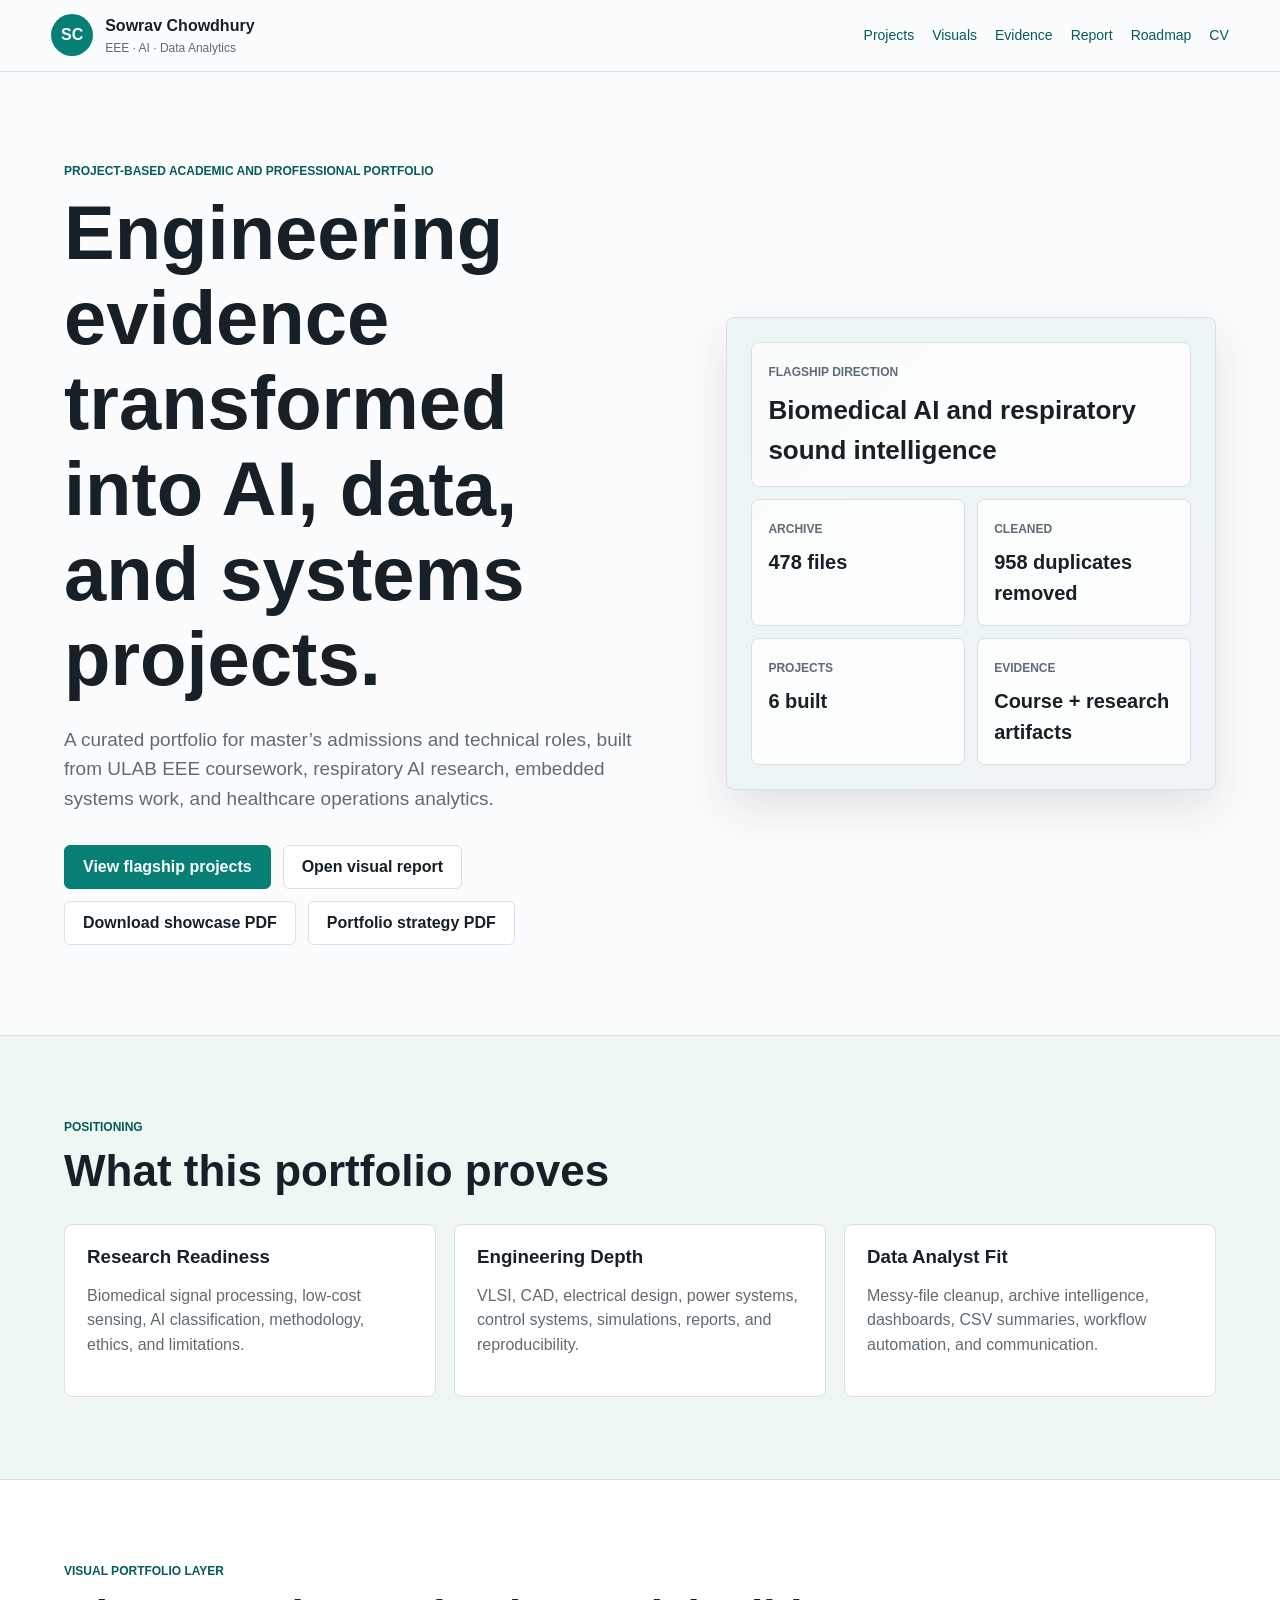
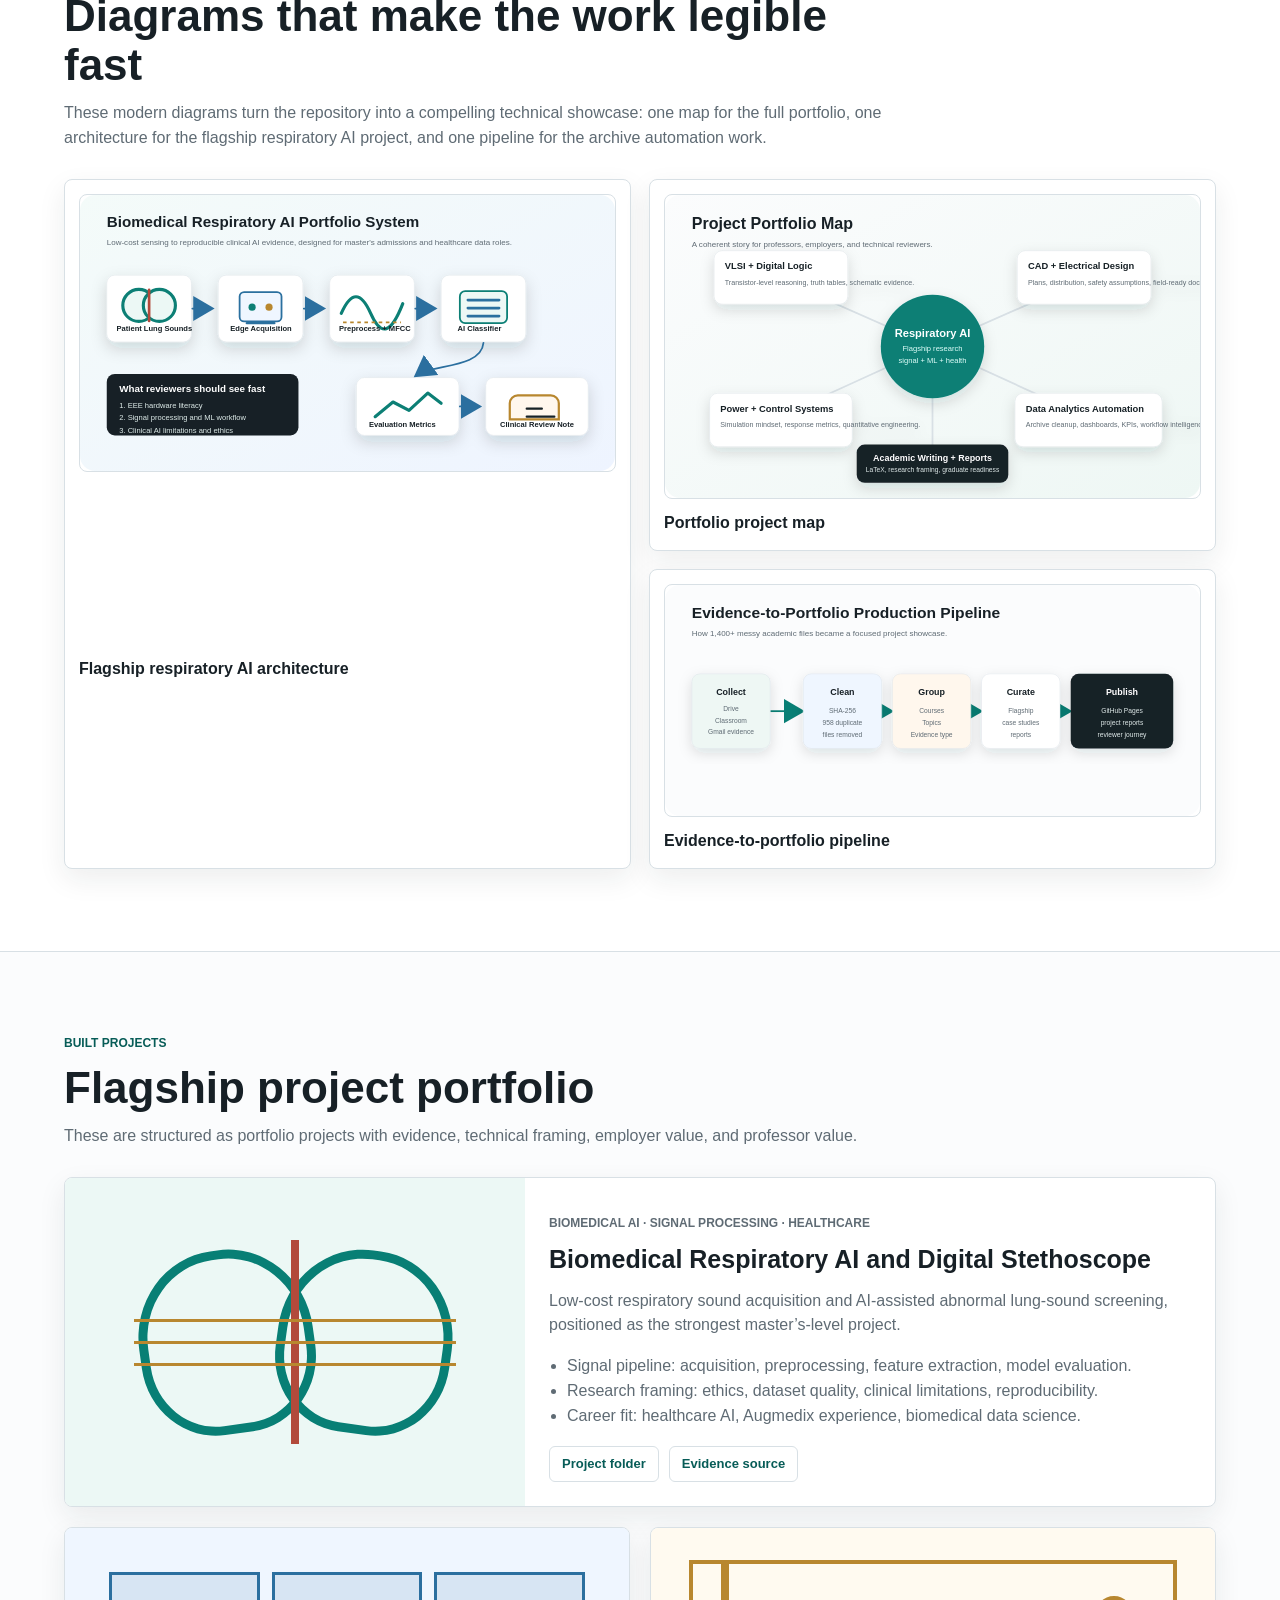
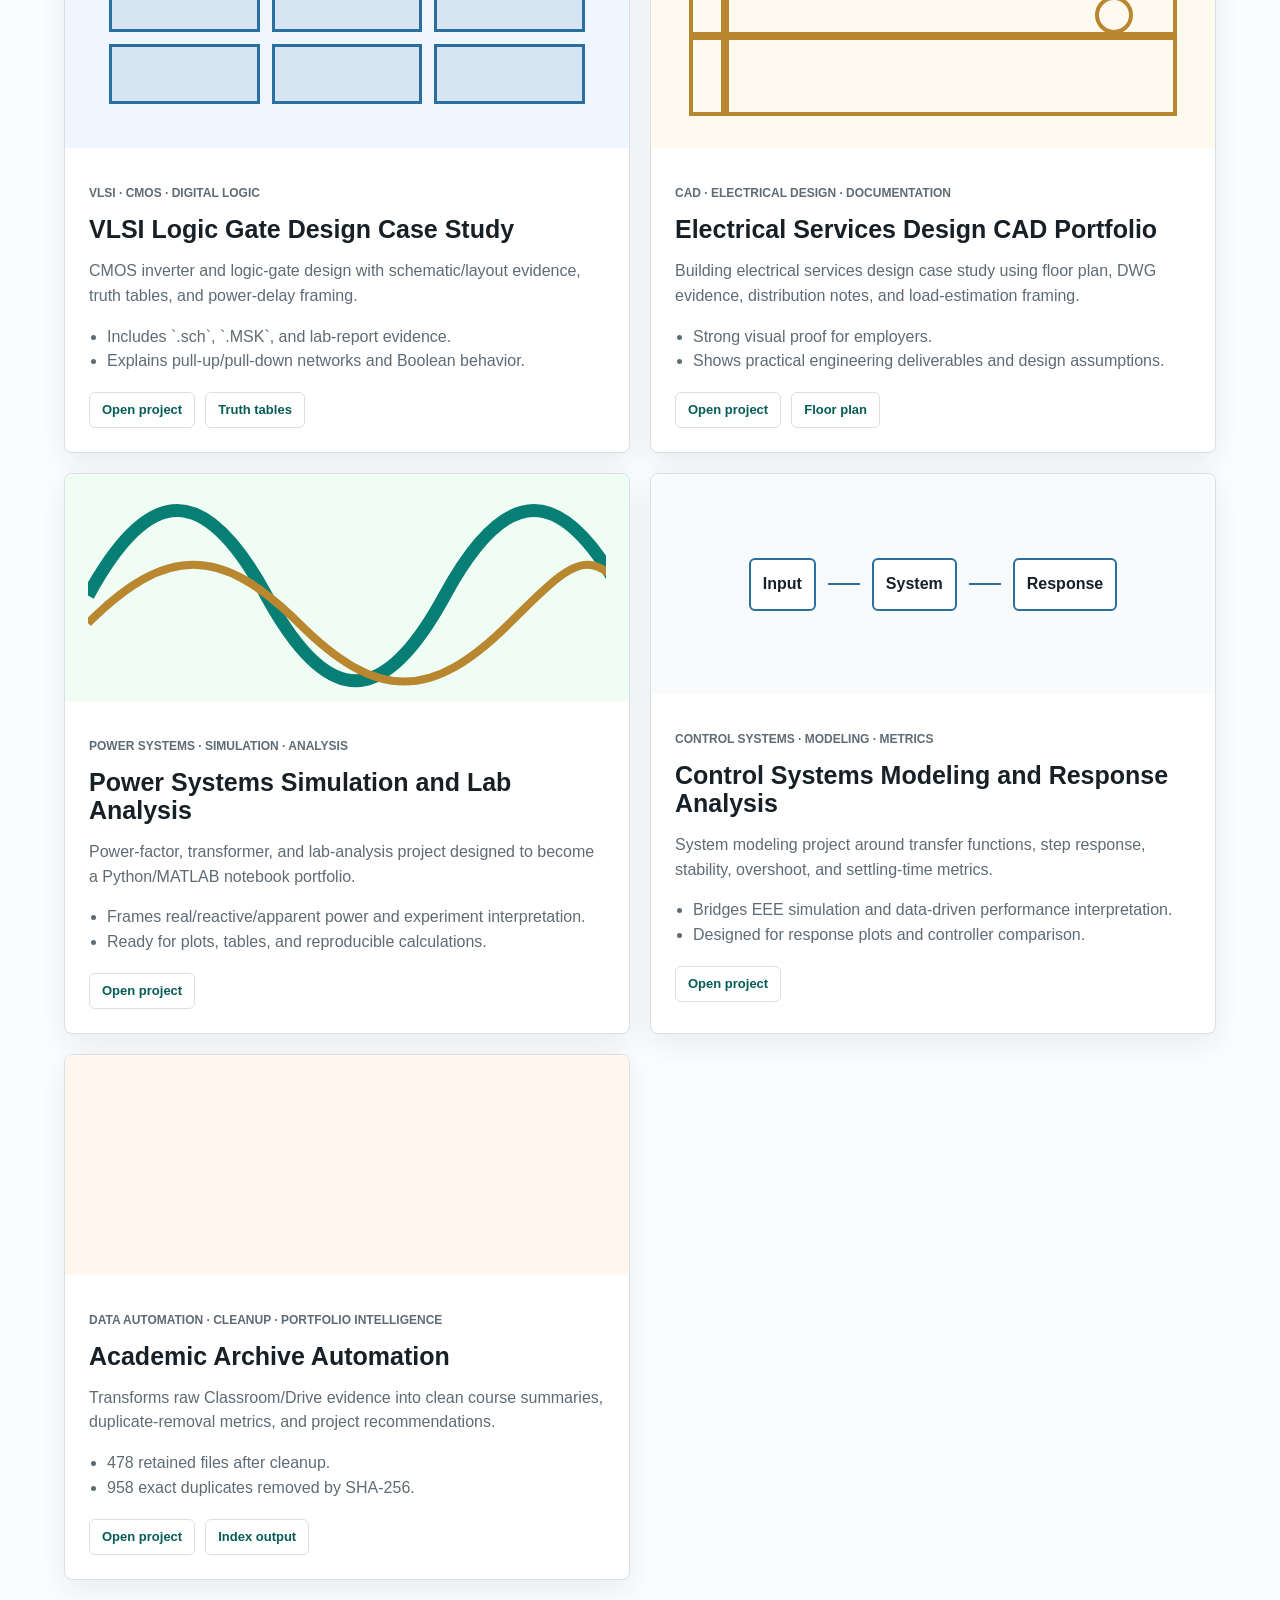
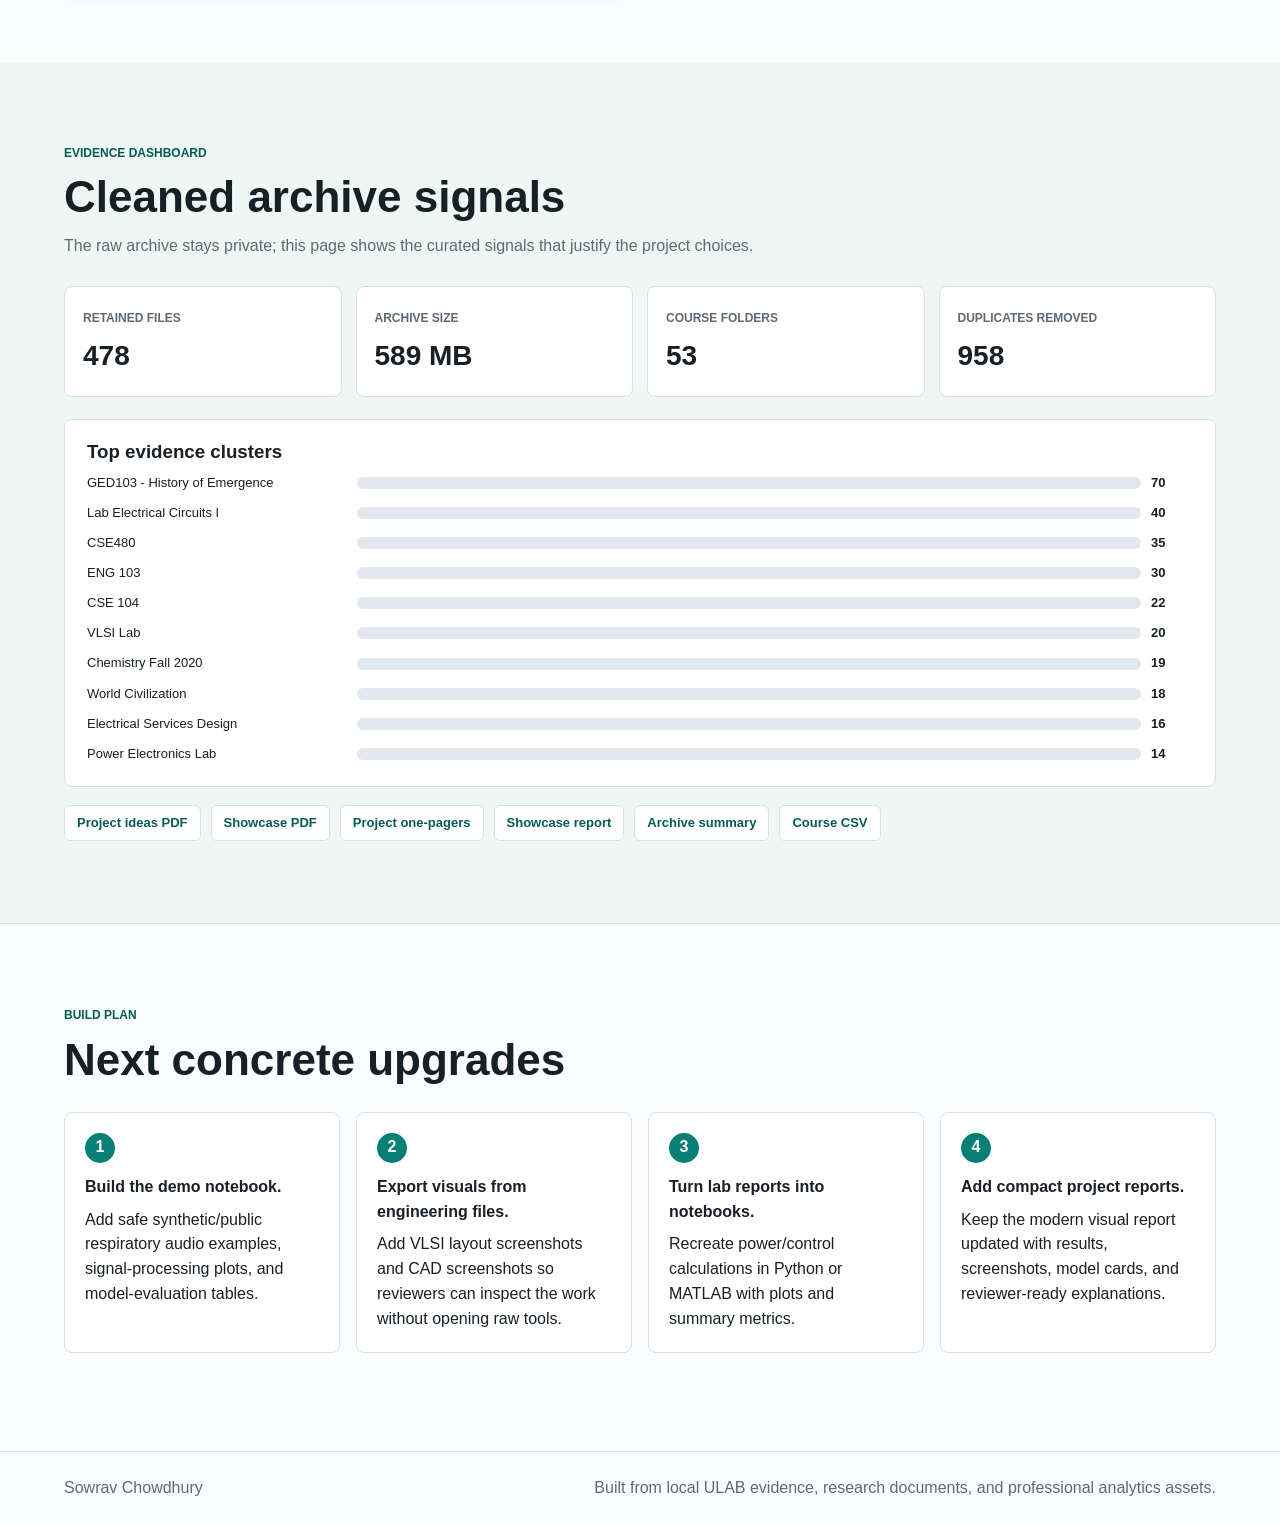
<file: index.html>
<!doctype html>
<html lang="en">
  <head>
    <meta charset="utf-8" />
    <meta name="viewport" content="width=device-width, initial-scale=1" />
    <title>Sowrav Chowdhury | Engineering, AI and Data Portfolio</title>
    <meta
      name="description"
      content="Project-based portfolio for Sowrav Chowdhury: biomedical AI, respiratory sound analysis, VLSI, electrical services design, power systems, control systems, and data automation."
    />
    <link rel="stylesheet" href="site_assets/styles.css" />
  </head>
  <body>
    <header class="topbar">
      <a class="brand" href="#home" aria-label="Sowrav Chowdhury portfolio home">
        <span class="brand-mark">SC</span>
        <span>
          <strong>Sowrav Chowdhury</strong>
          <small>EEE · AI · Data Analytics</small>
        </span>
      </a>
      <nav class="nav" aria-label="Portfolio navigation">
        <a href="#projects">Projects</a>
        <a href="#visuals">Visuals</a>
        <a href="#evidence">Evidence</a>
        <a href="reports/portfolio_showcase_report.html">Report</a>
        <a href="#roadmap">Roadmap</a>
        <a href="00_profile_and_credentials/CV.pdf">CV</a>
      </nav>
    </header>

    <main id="home">
      <section class="hero">
        <div class="hero-copy">
          <p class="eyebrow">Project-based academic and professional portfolio</p>
          <h1>Engineering evidence transformed into AI, data, and systems projects.</h1>
          <p class="lead">
            A curated portfolio for master’s admissions and technical roles, built from ULAB EEE coursework,
            respiratory AI research, embedded systems work, and healthcare operations analytics.
          </p>
          <div class="hero-actions">
          <a class="button primary" href="#projects">View flagship projects</a>
          <a class="button" href="reports/portfolio_showcase_report.html">Open visual report</a>
          <a class="button" href="reports/Sowrav_Chowdhury_Flagship_Project_Showcase.pdf">Download showcase PDF</a>
          <a class="button" href="ULAB_Classroom_Drive_Portfolio_Project_Ideas.pdf">Portfolio strategy PDF</a>
        </div>
        </div>
        <div class="hero-panel" aria-label="Portfolio focus summary">
          <div class="signal-card main-signal">
            <span>Flagship Direction</span>
            <strong>Biomedical AI and respiratory sound intelligence</strong>
          </div>
          <div class="signal-grid">
            <div class="signal-card"><span>Archive</span><strong>478 files</strong></div>
            <div class="signal-card"><span>Cleaned</span><strong>958 duplicates removed</strong></div>
            <div class="signal-card"><span>Projects</span><strong>6 built</strong></div>
            <div class="signal-card"><span>Evidence</span><strong>Course + research artifacts</strong></div>
          </div>
        </div>
      </section>

      <section class="band">
        <div class="section-head">
          <p class="eyebrow">Positioning</p>
          <h2>What this portfolio proves</h2>
        </div>
        <div class="proof-grid">
          <article>
            <h3>Research Readiness</h3>
            <p>Biomedical signal processing, low-cost sensing, AI classification, methodology, ethics, and limitations.</p>
          </article>
          <article>
            <h3>Engineering Depth</h3>
            <p>VLSI, CAD, electrical design, power systems, control systems, simulations, reports, and reproducibility.</p>
          </article>
          <article>
            <h3>Data Analyst Fit</h3>
            <p>Messy-file cleanup, archive intelligence, dashboards, CSV summaries, workflow automation, and communication.</p>
          </article>
        </div>
      </section>

      <section id="visuals" class="visual-showcase">
        <div class="section-head">
          <p class="eyebrow">Visual Portfolio Layer</p>
          <h2>Diagrams that make the work legible fast</h2>
          <p>
            These modern diagrams turn the repository into a compelling technical showcase: one map for the full
            portfolio, one architecture for the flagship respiratory AI project, and one pipeline for the archive automation work.
          </p>
        </div>
        <div class="diagram-grid">
          <a class="diagram-card large" href="reports/portfolio_showcase_report.html">
            <img src="site_assets/diagrams/respiratory_ai_system.svg" alt="Respiratory AI system architecture" />
            <span>Flagship respiratory AI architecture</span>
          </a>
          <a class="diagram-card" href="site_assets/diagrams/portfolio_project_map.svg">
            <img src="site_assets/diagrams/portfolio_project_map.svg" alt="Portfolio project map" />
            <span>Portfolio project map</span>
          </a>
          <a class="diagram-card" href="site_assets/diagrams/archive_to_portfolio_pipeline.svg">
            <img src="site_assets/diagrams/archive_to_portfolio_pipeline.svg" alt="Archive to portfolio pipeline" />
            <span>Evidence-to-portfolio pipeline</span>
          </a>
        </div>
      </section>

      <section id="projects" class="projects-section">
        <div class="section-head">
          <p class="eyebrow">Built Projects</p>
          <h2>Flagship project portfolio</h2>
          <p>
            These are structured as portfolio projects with evidence, technical framing, employer value, and professor value.
          </p>
        </div>

        <div class="project-grid">
          <article class="project-card flagship">
            <div class="project-visual respiratory-visual" aria-hidden="true">
              <span></span><span></span><span></span><span></span>
            </div>
            <div class="project-body">
              <p class="tag">Biomedical AI · Signal Processing · Healthcare</p>
              <h3>Biomedical Respiratory AI and Digital Stethoscope</h3>
              <p>
                Low-cost respiratory sound acquisition and AI-assisted abnormal lung-sound screening, positioned as
                the strongest master’s-level project.
              </p>
              <ul>
                <li>Signal pipeline: acquisition, preprocessing, feature extraction, model evaluation.</li>
                <li>Research framing: ethics, dataset quality, clinical limitations, reproducibility.</li>
                <li>Career fit: healthcare AI, Augmedix experience, biomedical data science.</li>
              </ul>
              <div class="links">
                <a href="01_respiratory_ai_and_digital_stethoscope/portfolio_project_biomedical_respiratory_ai/">Project folder</a>
                <a href="01_respiratory_ai_and_digital_stethoscope/">Evidence source</a>
              </div>
            </div>
          </article>

          <article class="project-card">
            <div class="project-visual chip-visual" aria-hidden="true">
              <span></span><span></span><span></span><span></span><span></span><span></span>
            </div>
            <div class="project-body">
              <p class="tag">VLSI · CMOS · Digital Logic</p>
              <h3>VLSI Logic Gate Design Case Study</h3>
              <p>CMOS inverter and logic-gate design with schematic/layout evidence, truth tables, and power-delay framing.</p>
              <ul>
                <li>Includes `.sch`, `.MSK`, and lab-report evidence.</li>
                <li>Explains pull-up/pull-down networks and Boolean behavior.</li>
              </ul>
              <div class="links">
                <a href="02_embedded_systems_and_control_projects/portfolio_project_vlsi_logic_gate_design/">Open project</a>
                <a href="02_embedded_systems_and_control_projects/portfolio_project_vlsi_logic_gate_design/truth_tables.md">Truth tables</a>
              </div>
            </div>
          </article>

          <article class="project-card">
            <div class="project-visual plan-visual" aria-hidden="true">
              <span></span><span></span><span></span><span></span>
            </div>
            <div class="project-body">
              <p class="tag">CAD · Electrical Design · Documentation</p>
              <h3>Electrical Services Design CAD Portfolio</h3>
              <p>Building electrical services design case study using floor plan, DWG evidence, distribution notes, and load-estimation framing.</p>
              <ul>
                <li>Strong visual proof for employers.</li>
                <li>Shows practical engineering deliverables and design assumptions.</li>
              </ul>
              <div class="links">
                <a href="02_embedded_systems_and_control_projects/portfolio_project_electrical_services_design_cad/">Open project</a>
                <a href="02_embedded_systems_and_control_projects/portfolio_project_electrical_services_design_cad/evidence/2400-sqft-floor-plan.pdf">Floor plan</a>
              </div>
            </div>
          </article>

          <article class="project-card">
            <div class="project-visual waveform-visual" aria-hidden="true">
              <svg viewBox="0 0 320 140" role="img" aria-label="Power systems waveform">
                <path d="M0 75 C38 5, 72 5, 110 75 S182 145, 220 75 S292 5, 330 75" />
                <path d="M0 92 C48 44, 82 44, 130 92 S212 140, 260 92 S310 44, 350 92" />
              </svg>
            </div>
            <div class="project-body">
              <p class="tag">Power Systems · Simulation · Analysis</p>
              <h3>Power Systems Simulation and Lab Analysis</h3>
              <p>Power-factor, transformer, and lab-analysis project designed to become a Python/MATLAB notebook portfolio.</p>
              <ul>
                <li>Frames real/reactive/apparent power and experiment interpretation.</li>
                <li>Ready for plots, tables, and reproducible calculations.</li>
              </ul>
              <div class="links">
                <a href="02_embedded_systems_and_control_projects/portfolio_project_power_systems_simulation/">Open project</a>
              </div>
            </div>
          </article>

          <article class="project-card">
            <div class="project-visual control-visual" aria-hidden="true">
              <span>Input</span><i></i><span>System</span><i></i><span>Response</span>
            </div>
            <div class="project-body">
              <p class="tag">Control Systems · Modeling · Metrics</p>
              <h3>Control Systems Modeling and Response Analysis</h3>
              <p>System modeling project around transfer functions, step response, stability, overshoot, and settling-time metrics.</p>
              <ul>
                <li>Bridges EEE simulation and data-driven performance interpretation.</li>
                <li>Designed for response plots and controller comparison.</li>
              </ul>
              <div class="links">
                <a href="02_embedded_systems_and_control_projects/portfolio_project_control_systems_modeling/">Open project</a>
              </div>
            </div>
          </article>

          <article class="project-card">
            <div class="project-visual dashboard-visual" aria-hidden="true">
              <span style="height: 48%"></span><span style="height: 72%"></span><span style="height: 38%"></span><span style="height: 86%"></span><span style="height: 58%"></span>
            </div>
            <div class="project-body">
              <p class="tag">Data Automation · Cleanup · Portfolio Intelligence</p>
              <h3>Academic Archive Automation</h3>
              <p>Transforms raw Classroom/Drive evidence into clean course summaries, duplicate-removal metrics, and project recommendations.</p>
              <ul>
                <li>478 retained files after cleanup.</li>
                <li>958 exact duplicates removed by SHA-256.</li>
              </ul>
              <div class="links">
                <a href="04_data_analytics_and_ai_automation/portfolio_project_academic_archive_automation/">Open project</a>
                <a href="04_data_analytics_and_ai_automation/portfolio_project_academic_archive_automation/PORTFOLIO_INDEX.md">Index output</a>
              </div>
            </div>
          </article>
        </div>
      </section>

      <section id="evidence" class="band evidence-band">
        <div class="section-head">
          <p class="eyebrow">Evidence Dashboard</p>
          <h2>Cleaned archive signals</h2>
          <p>The raw archive stays private; this page shows the curated signals that justify the project choices.</p>
        </div>
        <div class="dashboard">
          <div class="metric"><span>Retained files</span><strong>478</strong></div>
          <div class="metric"><span>Archive size</span><strong>589 MB</strong></div>
          <div class="metric"><span>Course folders</span><strong>53</strong></div>
          <div class="metric"><span>Duplicates removed</span><strong>958</strong></div>
        </div>
        <div class="chart-wrap">
          <h3>Top evidence clusters</h3>
          <div id="courseChart" class="bar-chart" aria-label="Top course folders by retained file count"></div>
        </div>
        <div class="links evidence-links">
          <a href="ULAB_Classroom_Drive_Portfolio_Project_Ideas.pdf">Project ideas PDF</a>
          <a href="reports/Sowrav_Chowdhury_Flagship_Project_Showcase.pdf">Showcase PDF</a>
          <a href="reports/PROJECT_ONE_PAGERS.md">Project one-pagers</a>
          <a href="reports/FLAGSHIP_PROJECT_SHOWCASE.md">Showcase report</a>
          <a href="99_evidence_inventory/LOCAL_ULAB_ARCHIVE_SUMMARY.md">Archive summary</a>
          <a href="04_data_analytics_and_ai_automation/portfolio_project_academic_archive_automation/evidence/course_download_summary.csv">Course CSV</a>
        </div>
      </section>

      <section id="roadmap" class="roadmap">
        <div class="section-head">
          <p class="eyebrow">Build Plan</p>
          <h2>Next concrete upgrades</h2>
        </div>
        <ol class="steps">
          <li>
            <strong>Build the demo notebook.</strong>
            Add safe synthetic/public respiratory audio examples, signal-processing plots, and model-evaluation tables.
          </li>
          <li>
            <strong>Export visuals from engineering files.</strong>
            Add VLSI layout screenshots and CAD screenshots so reviewers can inspect the work without opening raw tools.
          </li>
          <li>
            <strong>Turn lab reports into notebooks.</strong>
            Recreate power/control calculations in Python or MATLAB with plots and summary metrics.
          </li>
          <li>
            <strong>Add compact project reports.</strong>
            Keep the modern visual report updated with results, screenshots, model cards, and reviewer-ready explanations.
          </li>
        </ol>
      </section>
    </main>

    <footer class="footer">
      <span>Sowrav Chowdhury</span>
      <span>Built from local ULAB evidence, research documents, and professional analytics assets.</span>
    </footer>

    <script src="site_assets/app.js"></script>
  </body>
</html>
</file>
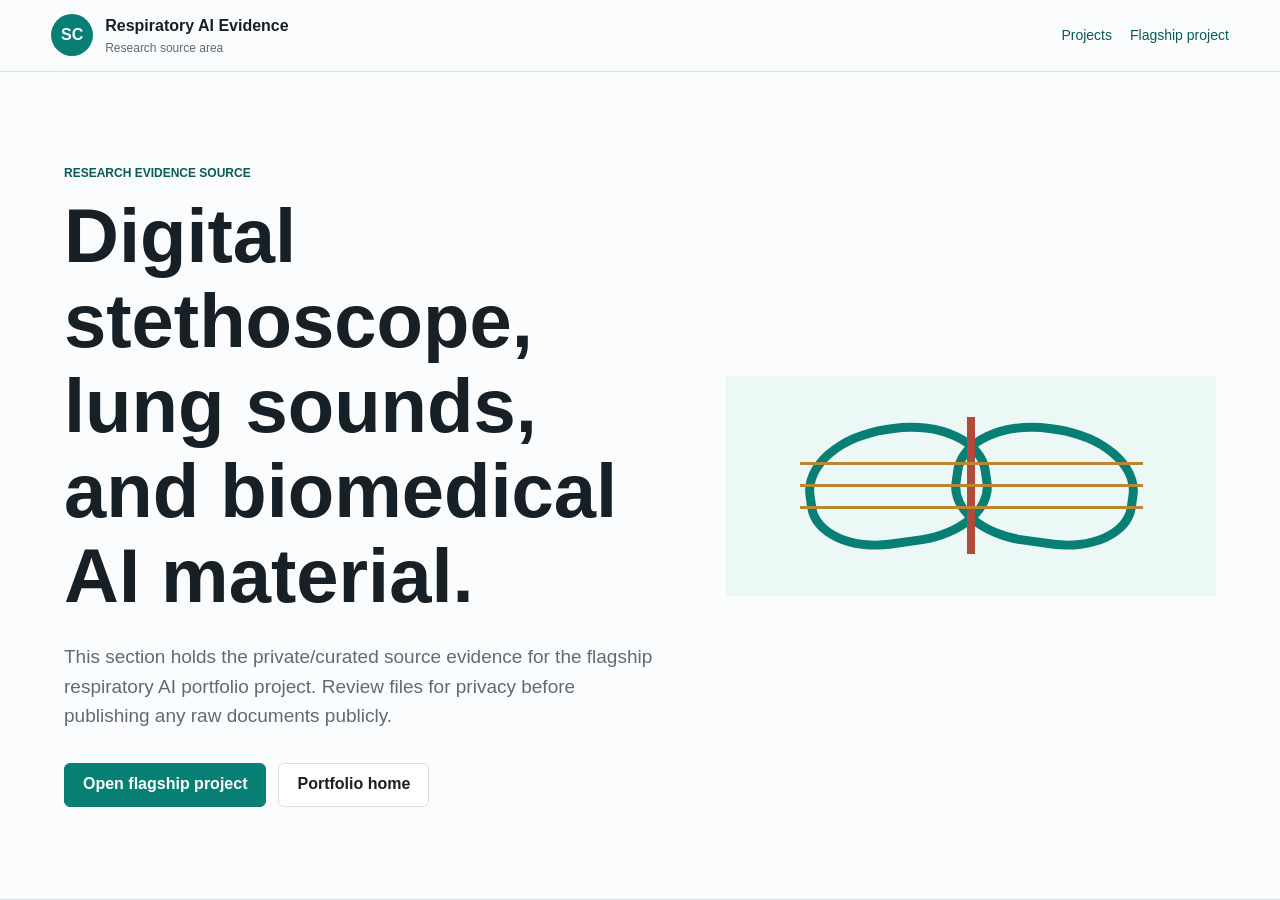
<file: 01_respiratory_ai_and_digital_stethoscope/index.html>
<!doctype html>
<html lang="en">
  <head>
    <meta charset="utf-8" />
    <meta name="viewport" content="width=device-width, initial-scale=1" />
    <title>Respiratory AI Evidence | Sowrav Chowdhury</title>
    <link rel="stylesheet" href="../site_assets/styles.css" />
  </head>
  <body>
    <header class="topbar">
      <a class="brand" href="../index.html"><span class="brand-mark">SC</span><span><strong>Respiratory AI Evidence</strong><small>Research source area</small></span></a>
      <nav class="nav"><a href="../index.html#projects">Projects</a><a href="portfolio_project_biomedical_respiratory_ai/">Flagship project</a></nav>
    </header>
    <main>
      <section class="hero">
        <div class="hero-copy">
          <p class="eyebrow">Research evidence source</p>
          <h1>Digital stethoscope, lung sounds, and biomedical AI material.</h1>
          <p class="lead">This section holds the private/curated source evidence for the flagship respiratory AI portfolio project. Review files for privacy before publishing any raw documents publicly.</p>
          <div class="hero-actions"><a class="button primary" href="portfolio_project_biomedical_respiratory_ai/">Open flagship project</a><a class="button" href="../index.html">Portfolio home</a></div>
        </div>
        <div class="project-visual respiratory-visual"><span></span><span></span><span></span><span></span></div>
      </section>
    </main>
  </body>
</html>
</file>
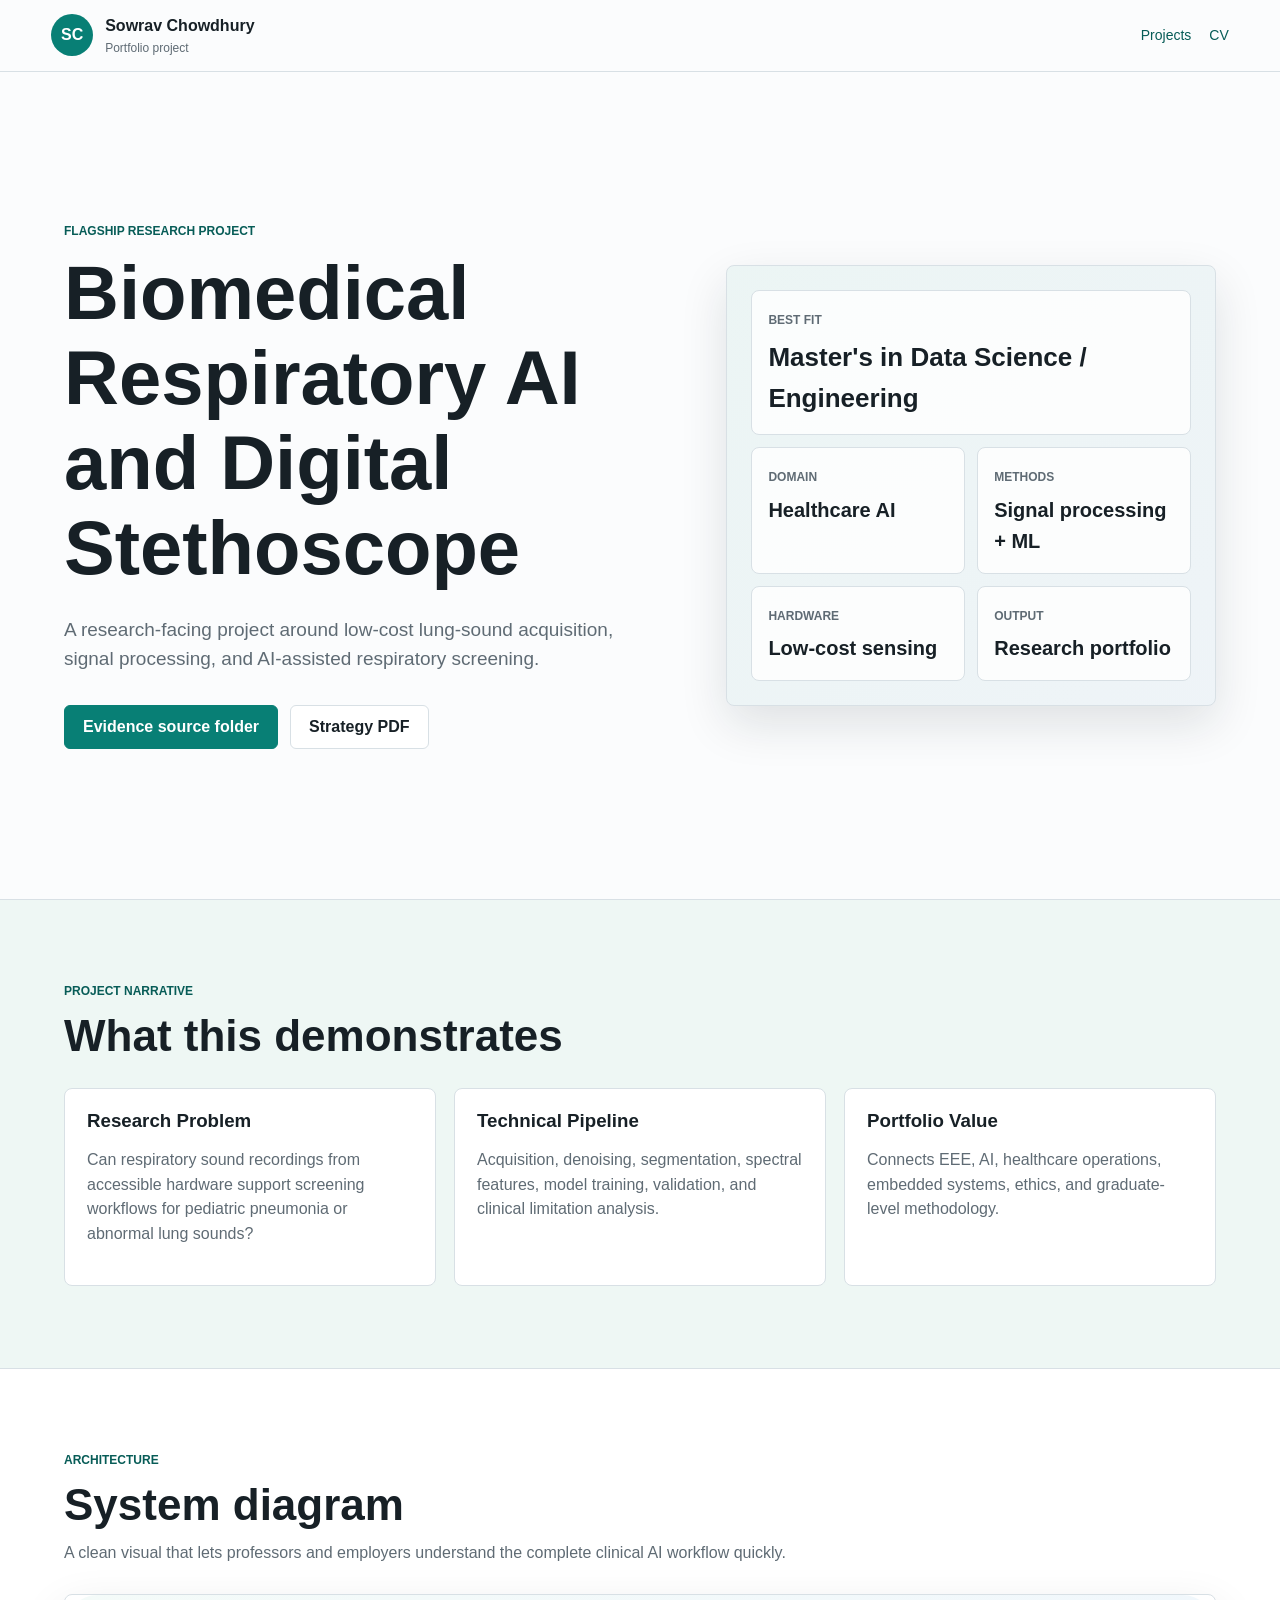
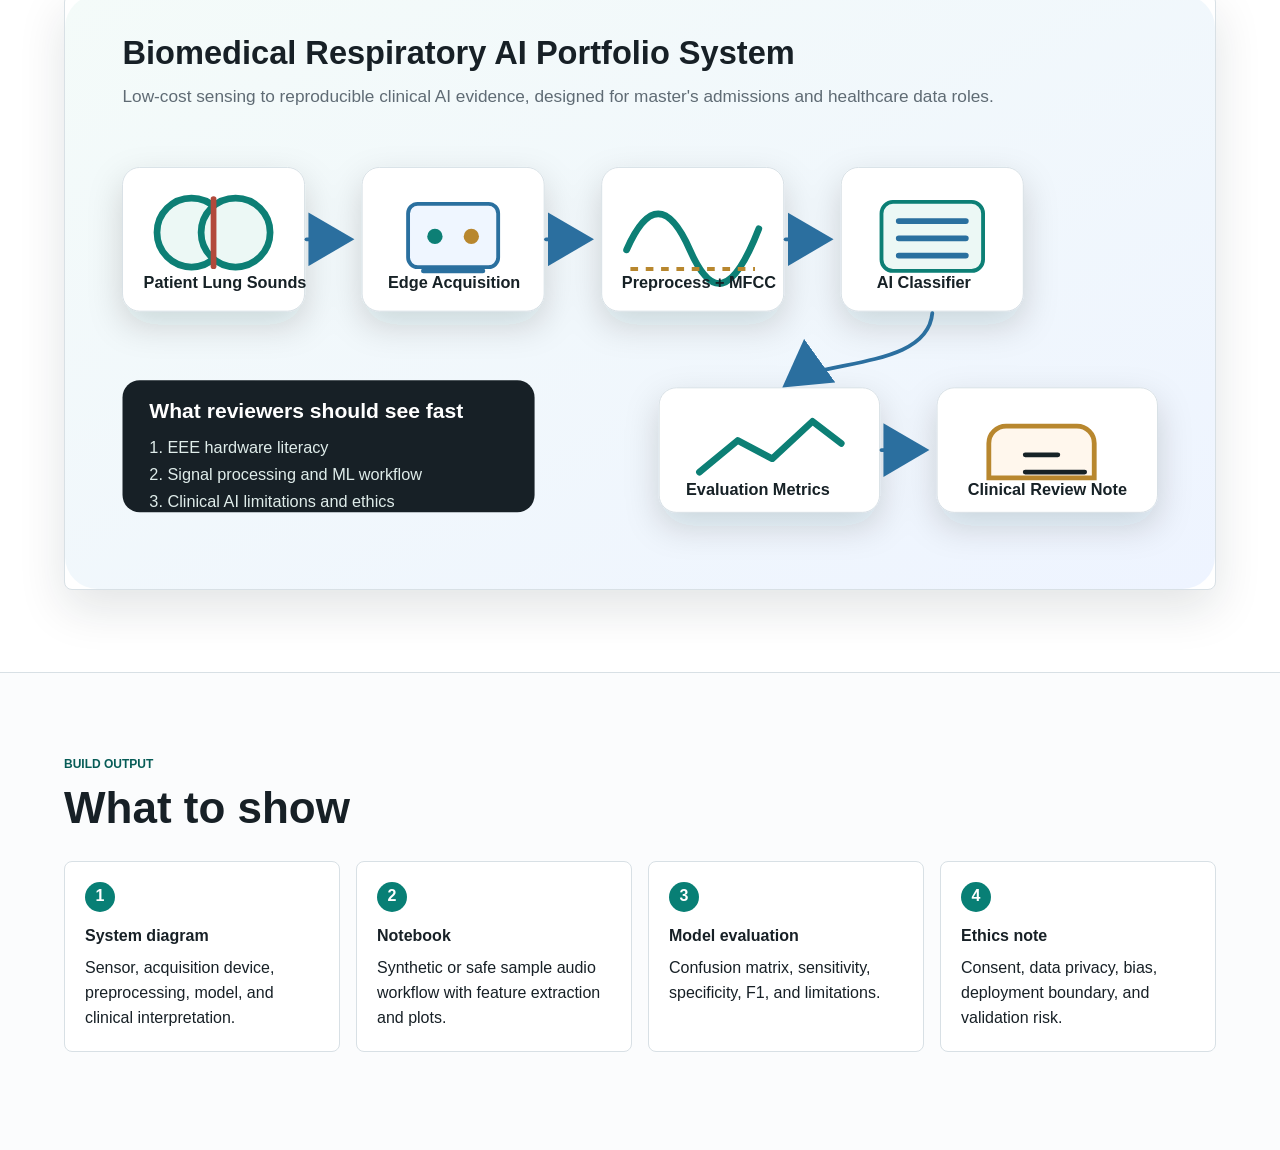
<file: 01_respiratory_ai_and_digital_stethoscope/portfolio_project_biomedical_respiratory_ai/index.html>
<!doctype html>
<html lang="en">
  <head>
    <meta charset="utf-8" />
    <meta name="viewport" content="width=device-width, initial-scale=1" />
    <title>Biomedical Respiratory AI | Sowrav Chowdhury</title>
    <link rel="stylesheet" href="../../site_assets/styles.css" />
  </head>
  <body>
    <header class="topbar">
      <a class="brand" href="../../index.html"><span class="brand-mark">SC</span><span><strong>Sowrav Chowdhury</strong><small>Portfolio project</small></span></a>
      <nav class="nav"><a href="../../index.html#projects">Projects</a><a href="../../00_profile_and_credentials/CV.pdf">CV</a></nav>
    </header>
    <main>
      <section class="hero">
        <div class="hero-copy">
          <p class="eyebrow">Flagship research project</p>
          <h1>Biomedical Respiratory AI and Digital Stethoscope</h1>
          <p class="lead">A research-facing project around low-cost lung-sound acquisition, signal processing, and AI-assisted respiratory screening.</p>
          <div class="hero-actions"><a class="button primary" href="../">Evidence source folder</a><a class="button" href="../../ULAB_Classroom_Drive_Portfolio_Project_Ideas.pdf">Strategy PDF</a></div>
        </div>
        <div class="hero-panel">
          <div class="signal-card main-signal"><span>Best fit</span><strong>Master's in Data Science / Engineering</strong></div>
          <div class="signal-grid">
            <div class="signal-card"><span>Domain</span><strong>Healthcare AI</strong></div>
            <div class="signal-card"><span>Methods</span><strong>Signal processing + ML</strong></div>
            <div class="signal-card"><span>Hardware</span><strong>Low-cost sensing</strong></div>
            <div class="signal-card"><span>Output</span><strong>Research portfolio</strong></div>
          </div>
        </div>
      </section>
      <section class="band">
        <div class="section-head"><p class="eyebrow">Project Narrative</p><h2>What this demonstrates</h2></div>
        <div class="proof-grid">
          <article><h3>Research Problem</h3><p>Can respiratory sound recordings from accessible hardware support screening workflows for pediatric pneumonia or abnormal lung sounds?</p></article>
          <article><h3>Technical Pipeline</h3><p>Acquisition, denoising, segmentation, spectral features, model training, validation, and clinical limitation analysis.</p></article>
          <article><h3>Portfolio Value</h3><p>Connects EEE, AI, healthcare operations, embedded systems, ethics, and graduate-level methodology.</p></article>
        </div>
      </section>
      <section class="visual-showcase">
        <div class="section-head"><p class="eyebrow">Architecture</p><h2>System diagram</h2><p>A clean visual that lets professors and employers understand the complete clinical AI workflow quickly.</p></div>
        <img class="wide-diagram" src="../../site_assets/diagrams/respiratory_ai_system.svg" alt="Respiratory AI system architecture" />
      </section>
      <section class="projects-section">
        <div class="section-head"><p class="eyebrow">Build Output</p><h2>What to show</h2></div>
        <ol class="steps">
          <li><strong>System diagram</strong>Sensor, acquisition device, preprocessing, model, and clinical interpretation.</li>
          <li><strong>Notebook</strong>Synthetic or safe sample audio workflow with feature extraction and plots.</li>
          <li><strong>Model evaluation</strong>Confusion matrix, sensitivity, specificity, F1, and limitations.</li>
          <li><strong>Ethics note</strong>Consent, data privacy, bias, deployment boundary, and validation risk.</li>
        </ol>
      </section>
    </main>
  </body>
</html>
</file>
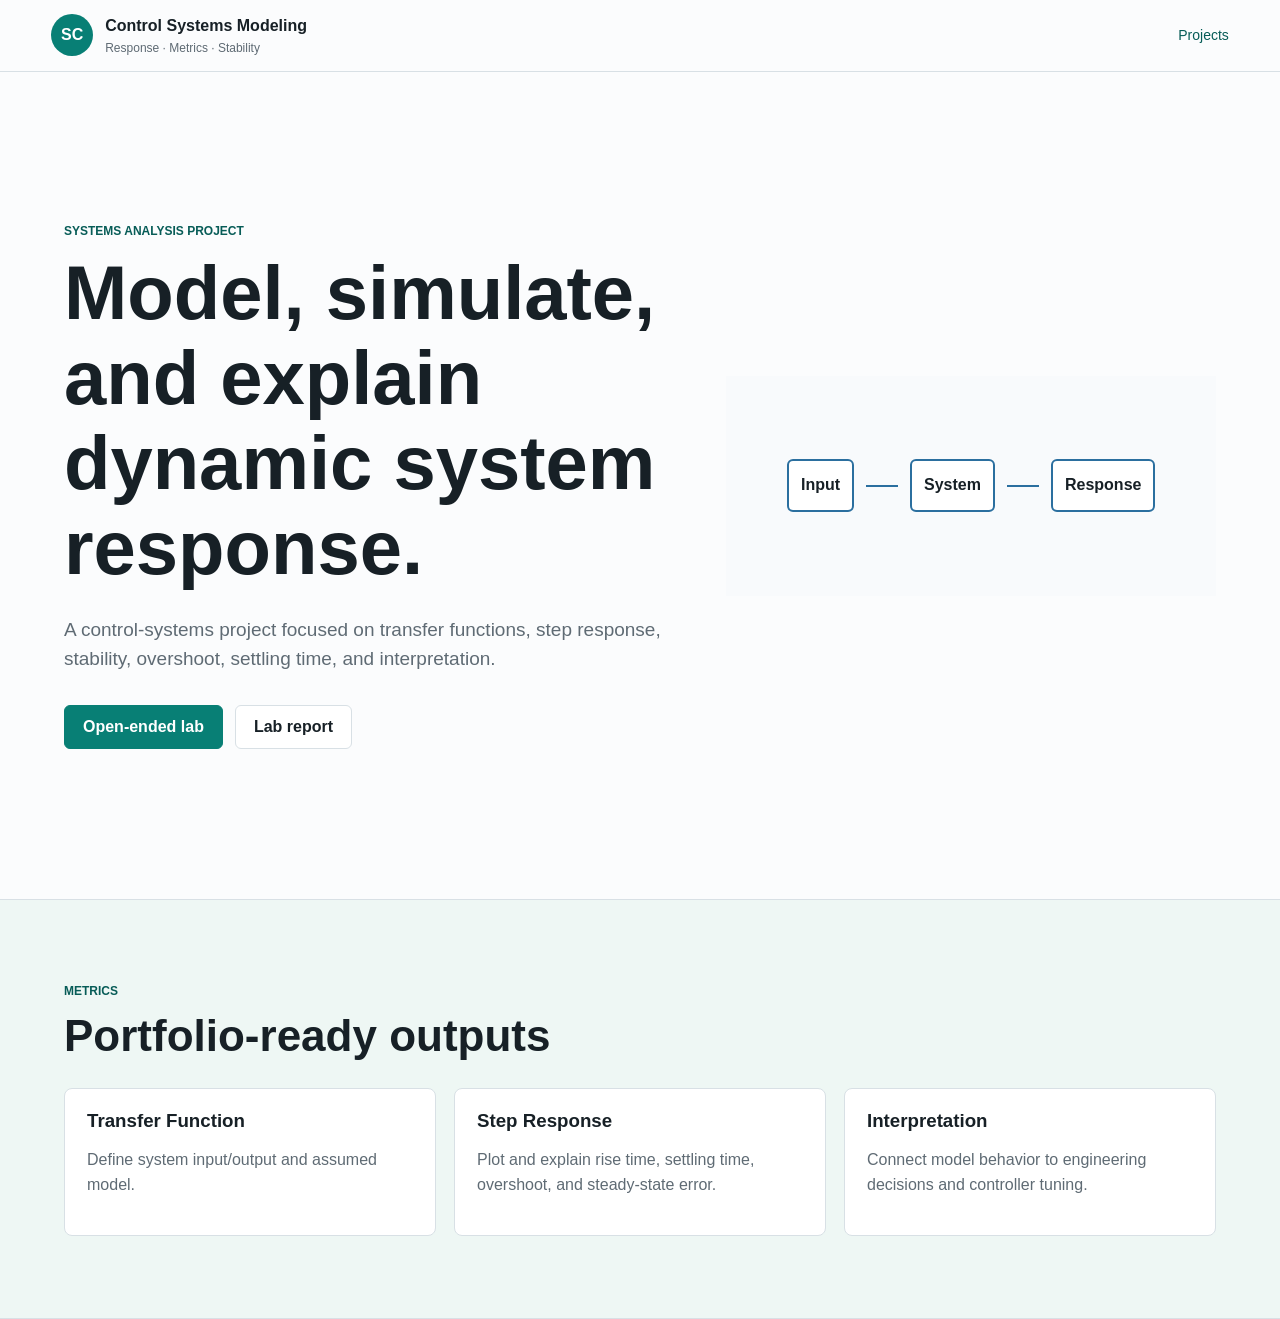
<file: 02_embedded_systems_and_control_projects/portfolio_project_control_systems_modeling/index.html>
<!doctype html>
<html lang="en">
  <head><meta charset="utf-8" /><meta name="viewport" content="width=device-width, initial-scale=1" /><title>Control Systems Modeling | Sowrav Chowdhury</title><link rel="stylesheet" href="../../site_assets/styles.css" /></head>
  <body>
    <header class="topbar"><a class="brand" href="../../index.html"><span class="brand-mark">SC</span><span><strong>Control Systems Modeling</strong><small>Response · Metrics · Stability</small></span></a><nav class="nav"><a href="../../index.html#projects">Projects</a></nav></header>
    <main>
      <section class="hero"><div class="hero-copy"><p class="eyebrow">Systems analysis project</p><h1>Model, simulate, and explain dynamic system response.</h1><p class="lead">A control-systems project focused on transfer functions, step response, stability, overshoot, settling time, and interpretation.</p><div class="hero-actions"><a class="button primary" href="evidence/Control System Open-Ended Lab.pdf">Open-ended lab</a><a class="button" href="evidence/Control System Lab Report-7.pdf">Lab report</a></div></div><div class="project-visual control-visual"><span>Input</span><i></i><span>System</span><i></i><span>Response</span></div></section>
      <section class="band"><div class="section-head"><p class="eyebrow">Metrics</p><h2>Portfolio-ready outputs</h2></div><div class="proof-grid"><article><h3>Transfer Function</h3><p>Define system input/output and assumed model.</p></article><article><h3>Step Response</h3><p>Plot and explain rise time, settling time, overshoot, and steady-state error.</p></article><article><h3>Interpretation</h3><p>Connect model behavior to engineering decisions and controller tuning.</p></article></div></section>
    </main>
  </body>
</html>
</file>
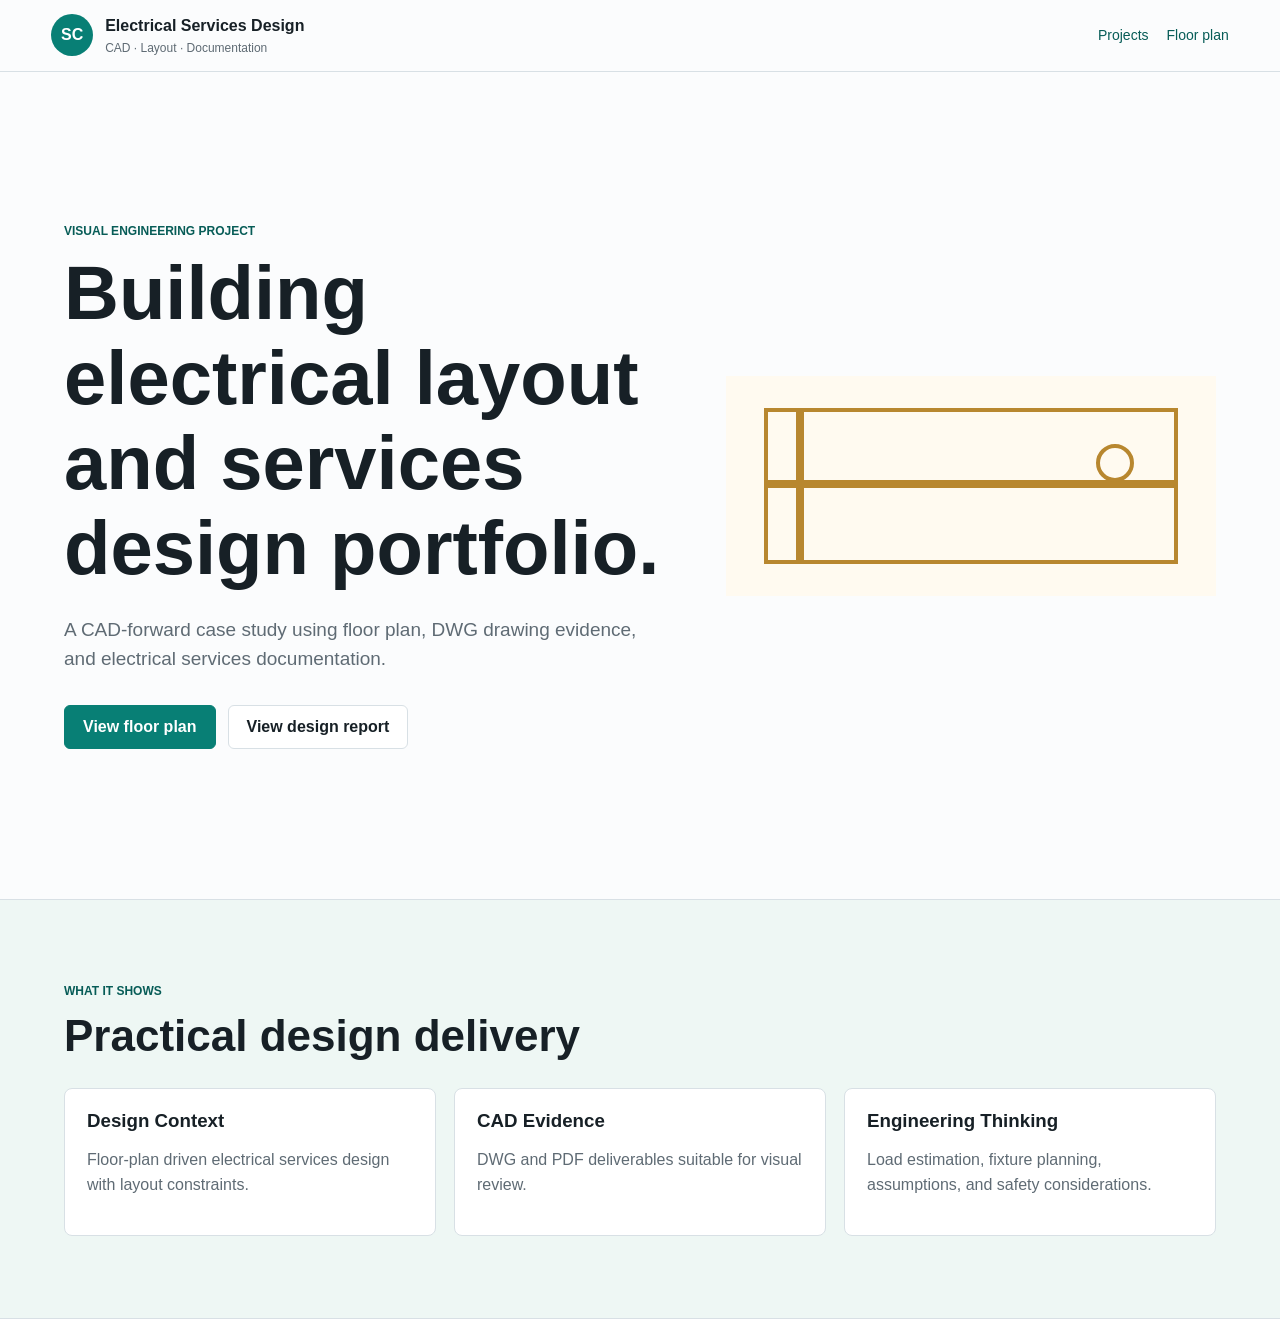
<file: 02_embedded_systems_and_control_projects/portfolio_project_electrical_services_design_cad/index.html>
<!doctype html>
<html lang="en">
  <head><meta charset="utf-8" /><meta name="viewport" content="width=device-width, initial-scale=1" /><title>Electrical Services Design CAD | Sowrav Chowdhury</title><link rel="stylesheet" href="../../site_assets/styles.css" /></head>
  <body>
    <header class="topbar"><a class="brand" href="../../index.html"><span class="brand-mark">SC</span><span><strong>Electrical Services Design</strong><small>CAD · Layout · Documentation</small></span></a><nav class="nav"><a href="../../index.html#projects">Projects</a><a href="evidence/2400-sqft-floor-plan.pdf">Floor plan</a></nav></header>
    <main>
      <section class="hero"><div class="hero-copy"><p class="eyebrow">Visual engineering project</p><h1>Building electrical layout and services design portfolio.</h1><p class="lead">A CAD-forward case study using floor plan, DWG drawing evidence, and electrical services documentation.</p><div class="hero-actions"><a class="button primary" href="evidence/2400-sqft-floor-plan.pdf">View floor plan</a><a class="button" href="evidence/LR-ESD ESB SB_merged.pdf">View design report</a></div></div><div class="project-visual plan-visual"><span></span><span></span><span></span><span></span></div></section>
      <section class="band"><div class="section-head"><p class="eyebrow">What it shows</p><h2>Practical design delivery</h2></div><div class="proof-grid"><article><h3>Design Context</h3><p>Floor-plan driven electrical services design with layout constraints.</p></article><article><h3>CAD Evidence</h3><p>DWG and PDF deliverables suitable for visual review.</p></article><article><h3>Engineering Thinking</h3><p>Load estimation, fixture planning, assumptions, and safety considerations.</p></article></div></section>
    </main>
  </body>
</html>
</file>
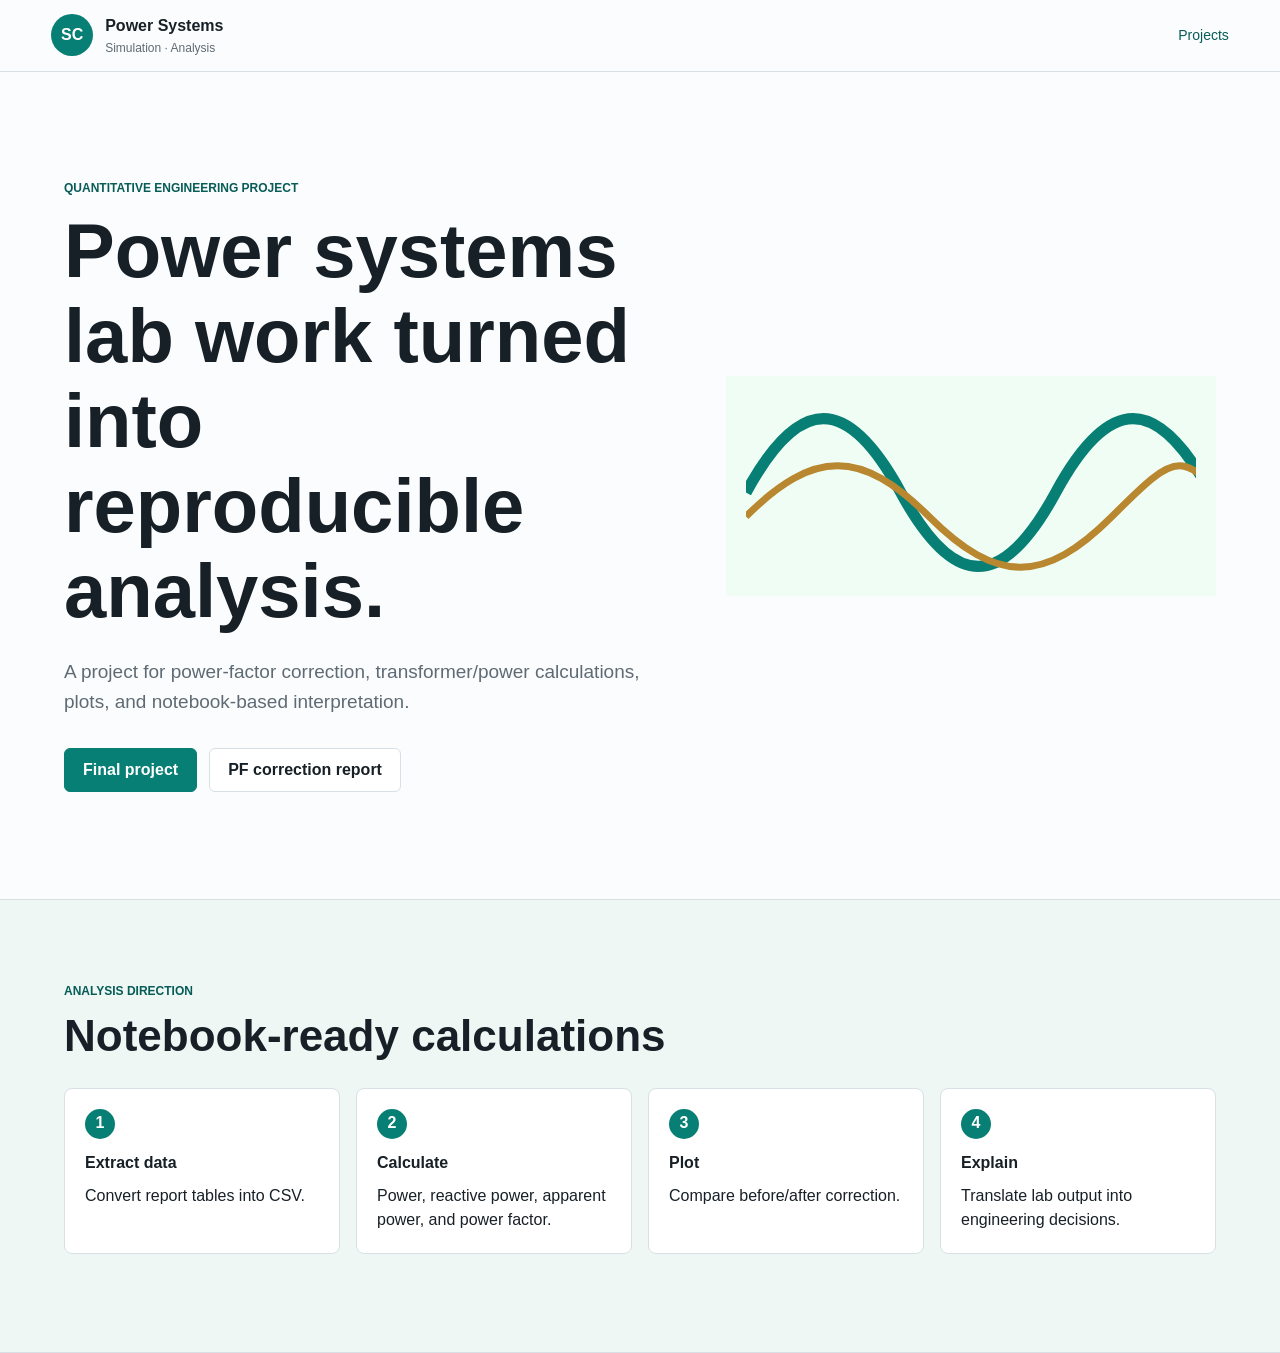
<file: 02_embedded_systems_and_control_projects/portfolio_project_power_systems_simulation/index.html>
<!doctype html>
<html lang="en">
  <head><meta charset="utf-8" /><meta name="viewport" content="width=device-width, initial-scale=1" /><title>Power Systems Simulation | Sowrav Chowdhury</title><link rel="stylesheet" href="../../site_assets/styles.css" /></head>
  <body>
    <header class="topbar"><a class="brand" href="../../index.html"><span class="brand-mark">SC</span><span><strong>Power Systems</strong><small>Simulation · Analysis</small></span></a><nav class="nav"><a href="../../index.html#projects">Projects</a></nav></header>
    <main>
      <section class="hero"><div class="hero-copy"><p class="eyebrow">Quantitative engineering project</p><h1>Power systems lab work turned into reproducible analysis.</h1><p class="lead">A project for power-factor correction, transformer/power calculations, plots, and notebook-based interpretation.</p><div class="hero-actions"><a class="button primary" href="evidence/PowerSystemLab-1 Final Project.pdf">Final project</a><a class="button" href="evidence/LR-6 PF CORRECTION.pdf">PF correction report</a></div></div><div class="project-visual waveform-visual"><svg viewBox="0 0 320 140"><path d="M0 75 C38 5, 72 5, 110 75 S182 145, 220 75 S292 5, 330 75" /><path d="M0 92 C48 44, 82 44, 130 92 S212 140, 260 92 S310 44, 350 92" /></svg></div></section>
      <section class="band"><div class="section-head"><p class="eyebrow">Analysis Direction</p><h2>Notebook-ready calculations</h2></div><ol class="steps"><li><strong>Extract data</strong>Convert report tables into CSV.</li><li><strong>Calculate</strong>Power, reactive power, apparent power, and power factor.</li><li><strong>Plot</strong>Compare before/after correction.</li><li><strong>Explain</strong>Translate lab output into engineering decisions.</li></ol></section>
    </main>
  </body>
</html>
</file>
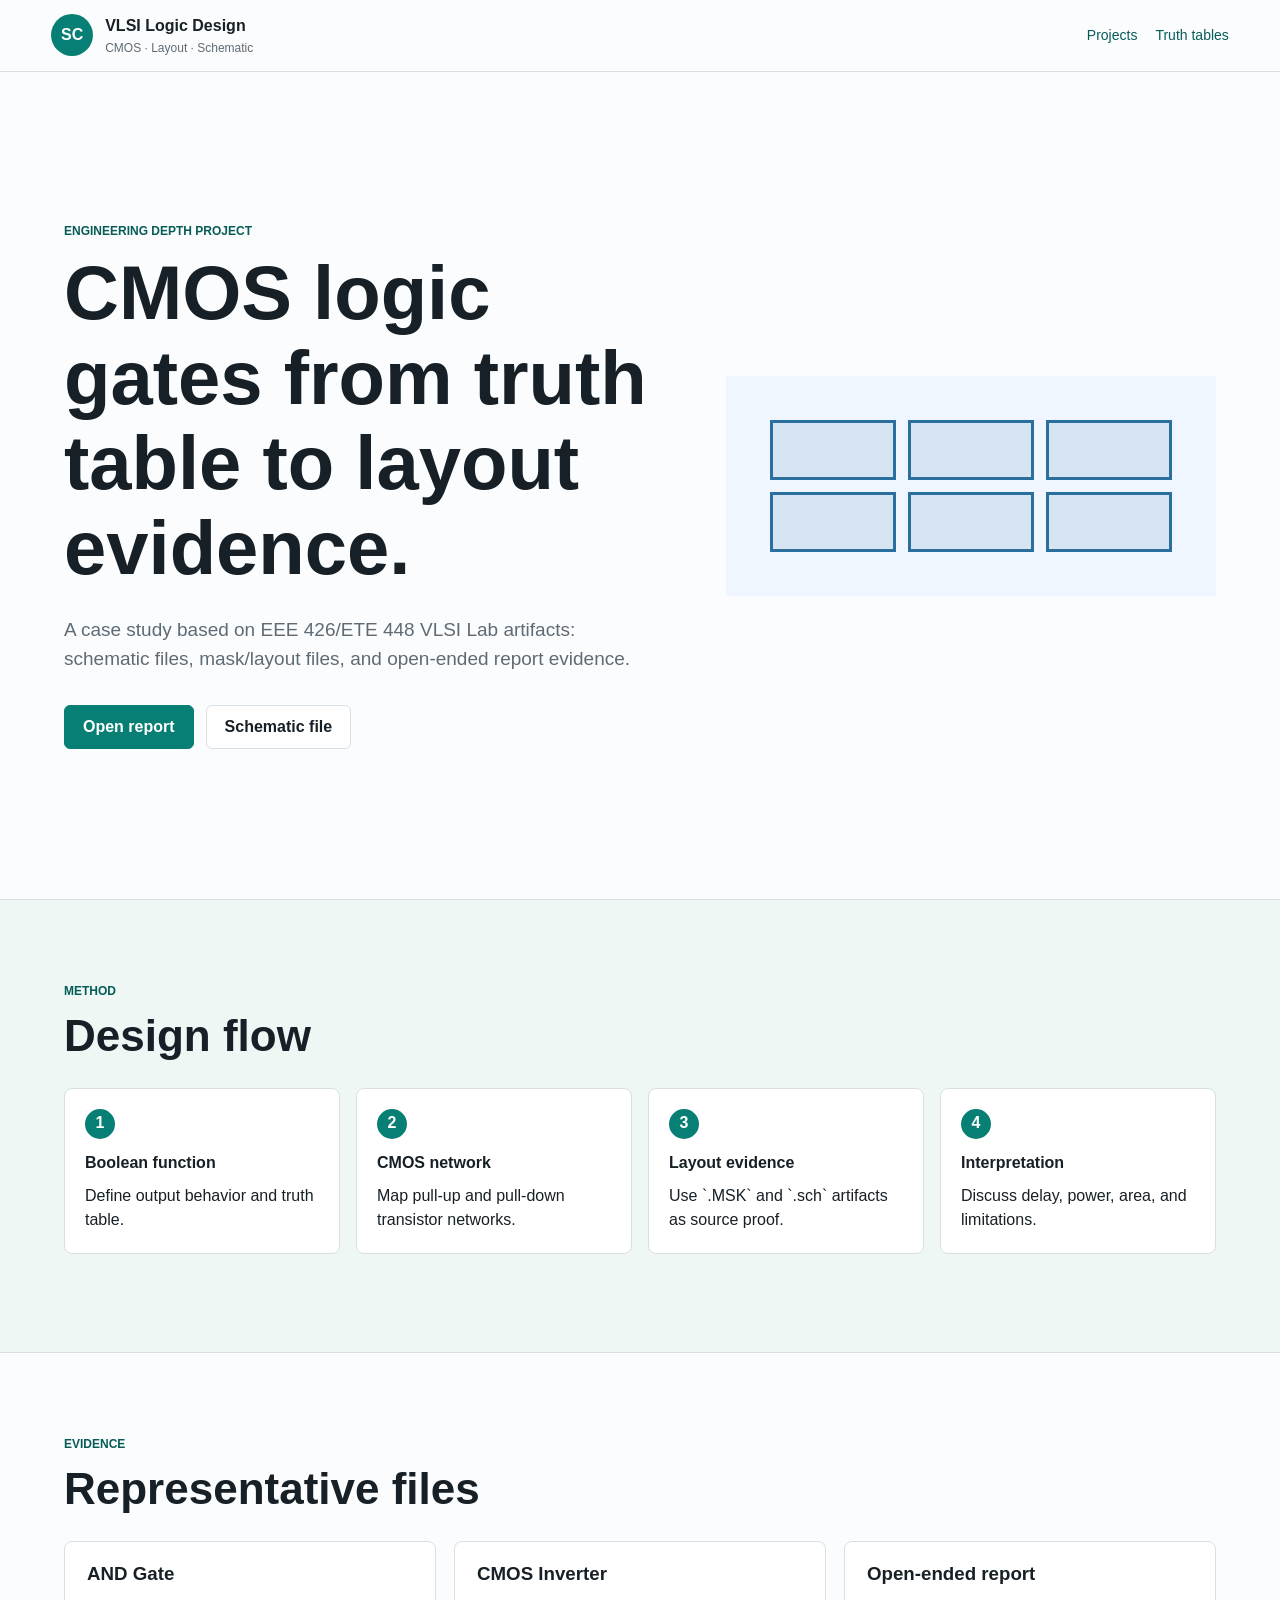
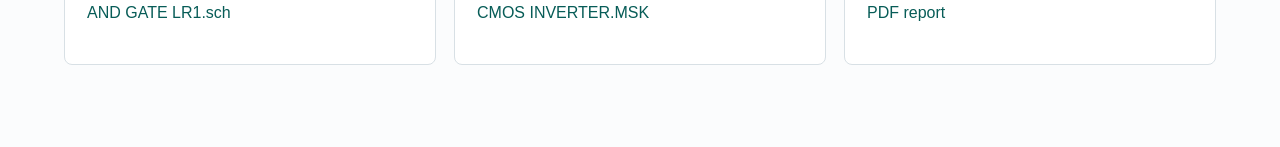
<file: 02_embedded_systems_and_control_projects/portfolio_project_vlsi_logic_gate_design/index.html>
<!doctype html>
<html lang="en">
  <head><meta charset="utf-8" /><meta name="viewport" content="width=device-width, initial-scale=1" /><title>VLSI Logic Gate Design | Sowrav Chowdhury</title><link rel="stylesheet" href="../../site_assets/styles.css" /></head>
  <body>
    <header class="topbar"><a class="brand" href="../../index.html"><span class="brand-mark">SC</span><span><strong>VLSI Logic Design</strong><small>CMOS · Layout · Schematic</small></span></a><nav class="nav"><a href="../../index.html#projects">Projects</a><a href="truth_tables.md">Truth tables</a></nav></header>
    <main>
      <section class="hero">
        <div class="hero-copy"><p class="eyebrow">Engineering depth project</p><h1>CMOS logic gates from truth table to layout evidence.</h1><p class="lead">A case study based on EEE 426/ETE 448 VLSI Lab artifacts: schematic files, mask/layout files, and open-ended report evidence.</p><div class="hero-actions"><a class="button primary" href="evidence/SOWRAV_CHOWDHURY_183016008_OPENENDED_EEE426.pdf">Open report</a><a class="button" href="evidence/AND GATE LR1.sch">Schematic file</a></div></div>
        <div class="project-visual chip-visual"><span></span><span></span><span></span><span></span><span></span><span></span></div>
      </section>
      <section class="band"><div class="section-head"><p class="eyebrow">Method</p><h2>Design flow</h2></div><ol class="steps"><li><strong>Boolean function</strong>Define output behavior and truth table.</li><li><strong>CMOS network</strong>Map pull-up and pull-down transistor networks.</li><li><strong>Layout evidence</strong>Use `.MSK` and `.sch` artifacts as source proof.</li><li><strong>Interpretation</strong>Discuss delay, power, area, and limitations.</li></ol></section>
      <section class="projects-section"><div class="section-head"><p class="eyebrow">Evidence</p><h2>Representative files</h2></div><div class="proof-grid"><article><h3>AND Gate</h3><p><a href="evidence/AND GATE LR1.sch">AND GATE LR1.sch</a></p></article><article><h3>CMOS Inverter</h3><p><a href="evidence/CMOS INVERTER.MSK">CMOS INVERTER.MSK</a></p></article><article><h3>Open-ended report</h3><p><a href="evidence/SOWRAV_CHOWDHURY_183016008_OPENENDED_EEE426.pdf">PDF report</a></p></article></div></section>
    </main>
  </body>
</html>
</file>
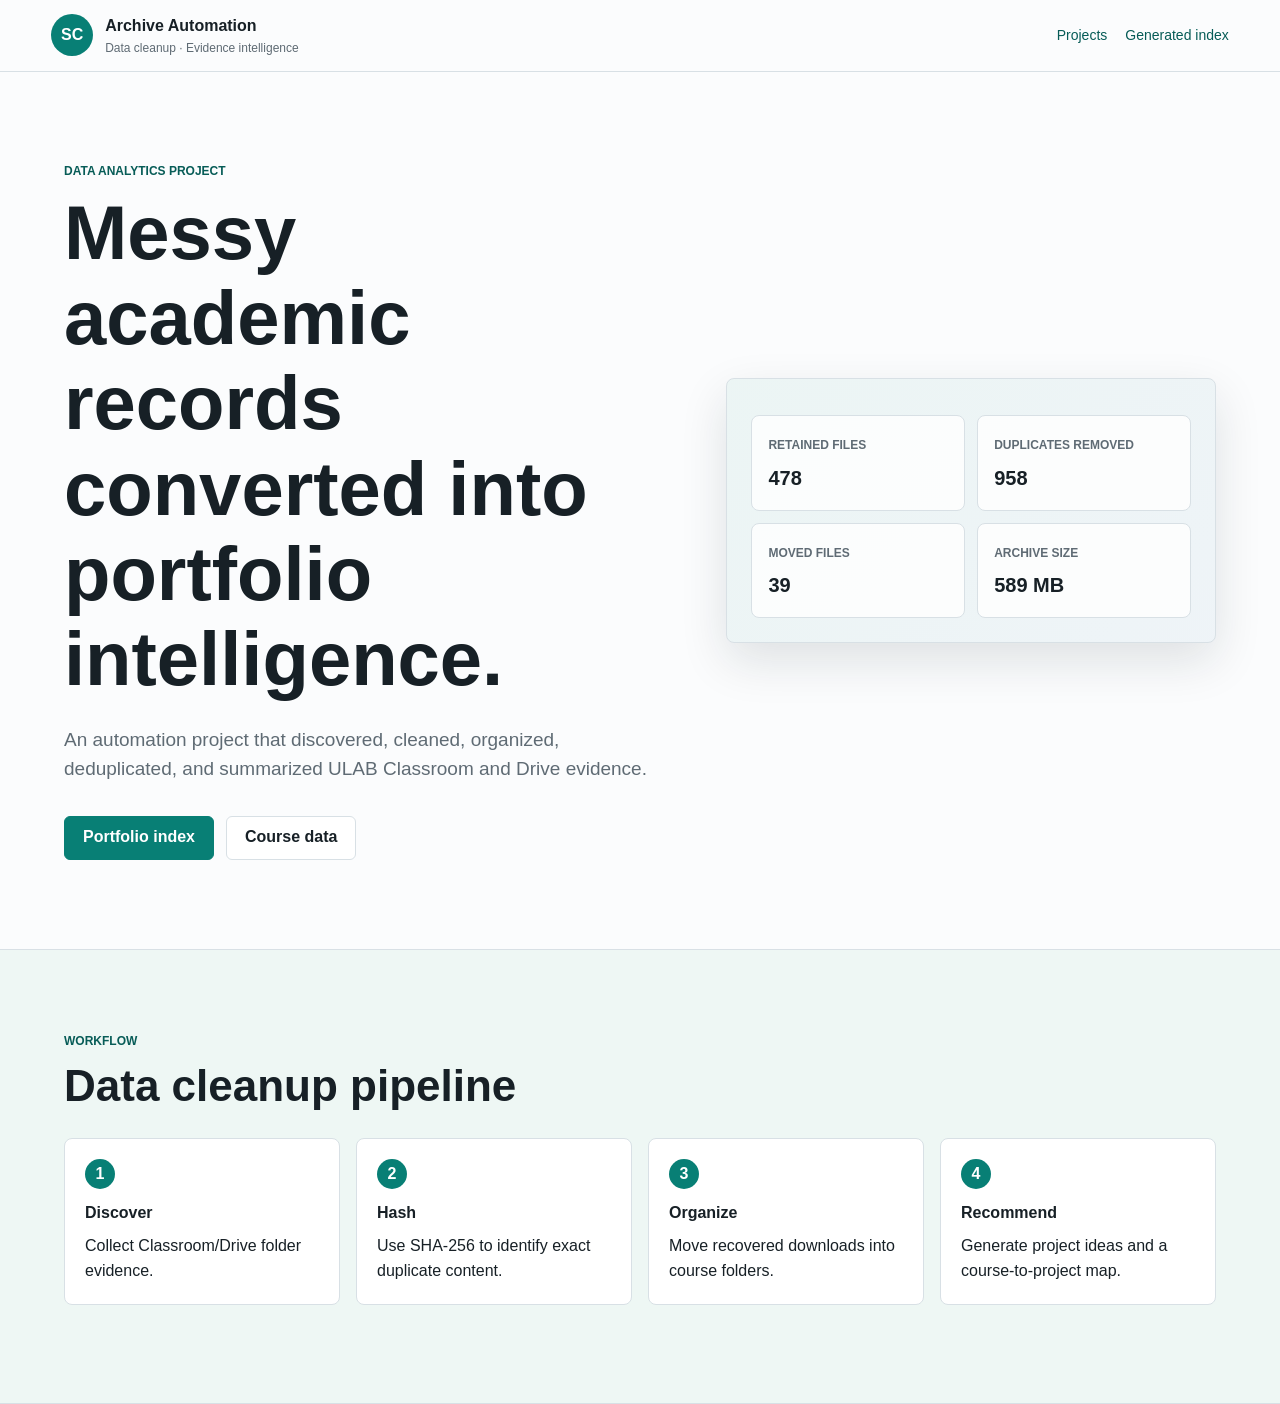
<file: 04_data_analytics_and_ai_automation/portfolio_project_academic_archive_automation/index.html>
<!doctype html>
<html lang="en">
  <head><meta charset="utf-8" /><meta name="viewport" content="width=device-width, initial-scale=1" /><title>Academic Archive Automation | Sowrav Chowdhury</title><link rel="stylesheet" href="../../site_assets/styles.css" /></head>
  <body>
    <header class="topbar"><a class="brand" href="../../index.html"><span class="brand-mark">SC</span><span><strong>Archive Automation</strong><small>Data cleanup · Evidence intelligence</small></span></a><nav class="nav"><a href="../../index.html#projects">Projects</a><a href="PORTFOLIO_INDEX.md">Generated index</a></nav></header>
    <main>
      <section class="hero"><div class="hero-copy"><p class="eyebrow">Data analytics project</p><h1>Messy academic records converted into portfolio intelligence.</h1><p class="lead">An automation project that discovered, cleaned, organized, deduplicated, and summarized ULAB Classroom and Drive evidence.</p><div class="hero-actions"><a class="button primary" href="PORTFOLIO_INDEX.md">Portfolio index</a><a class="button" href="evidence/course_download_summary.csv">Course data</a></div></div><div class="hero-panel"><div class="signal-grid"><div class="signal-card"><span>Retained files</span><strong>478</strong></div><div class="signal-card"><span>Duplicates removed</span><strong>958</strong></div><div class="signal-card"><span>Moved files</span><strong>39</strong></div><div class="signal-card"><span>Archive size</span><strong>589 MB</strong></div></div></div></section>
      <section class="band"><div class="section-head"><p class="eyebrow">Workflow</p><h2>Data cleanup pipeline</h2></div><ol class="steps"><li><strong>Discover</strong>Collect Classroom/Drive folder evidence.</li><li><strong>Hash</strong>Use SHA-256 to identify exact duplicate content.</li><li><strong>Organize</strong>Move recovered downloads into course folders.</li><li><strong>Recommend</strong>Generate project ideas and a course-to-project map.</li></ol></section>
    </main>
  </body>
</html>
</file>
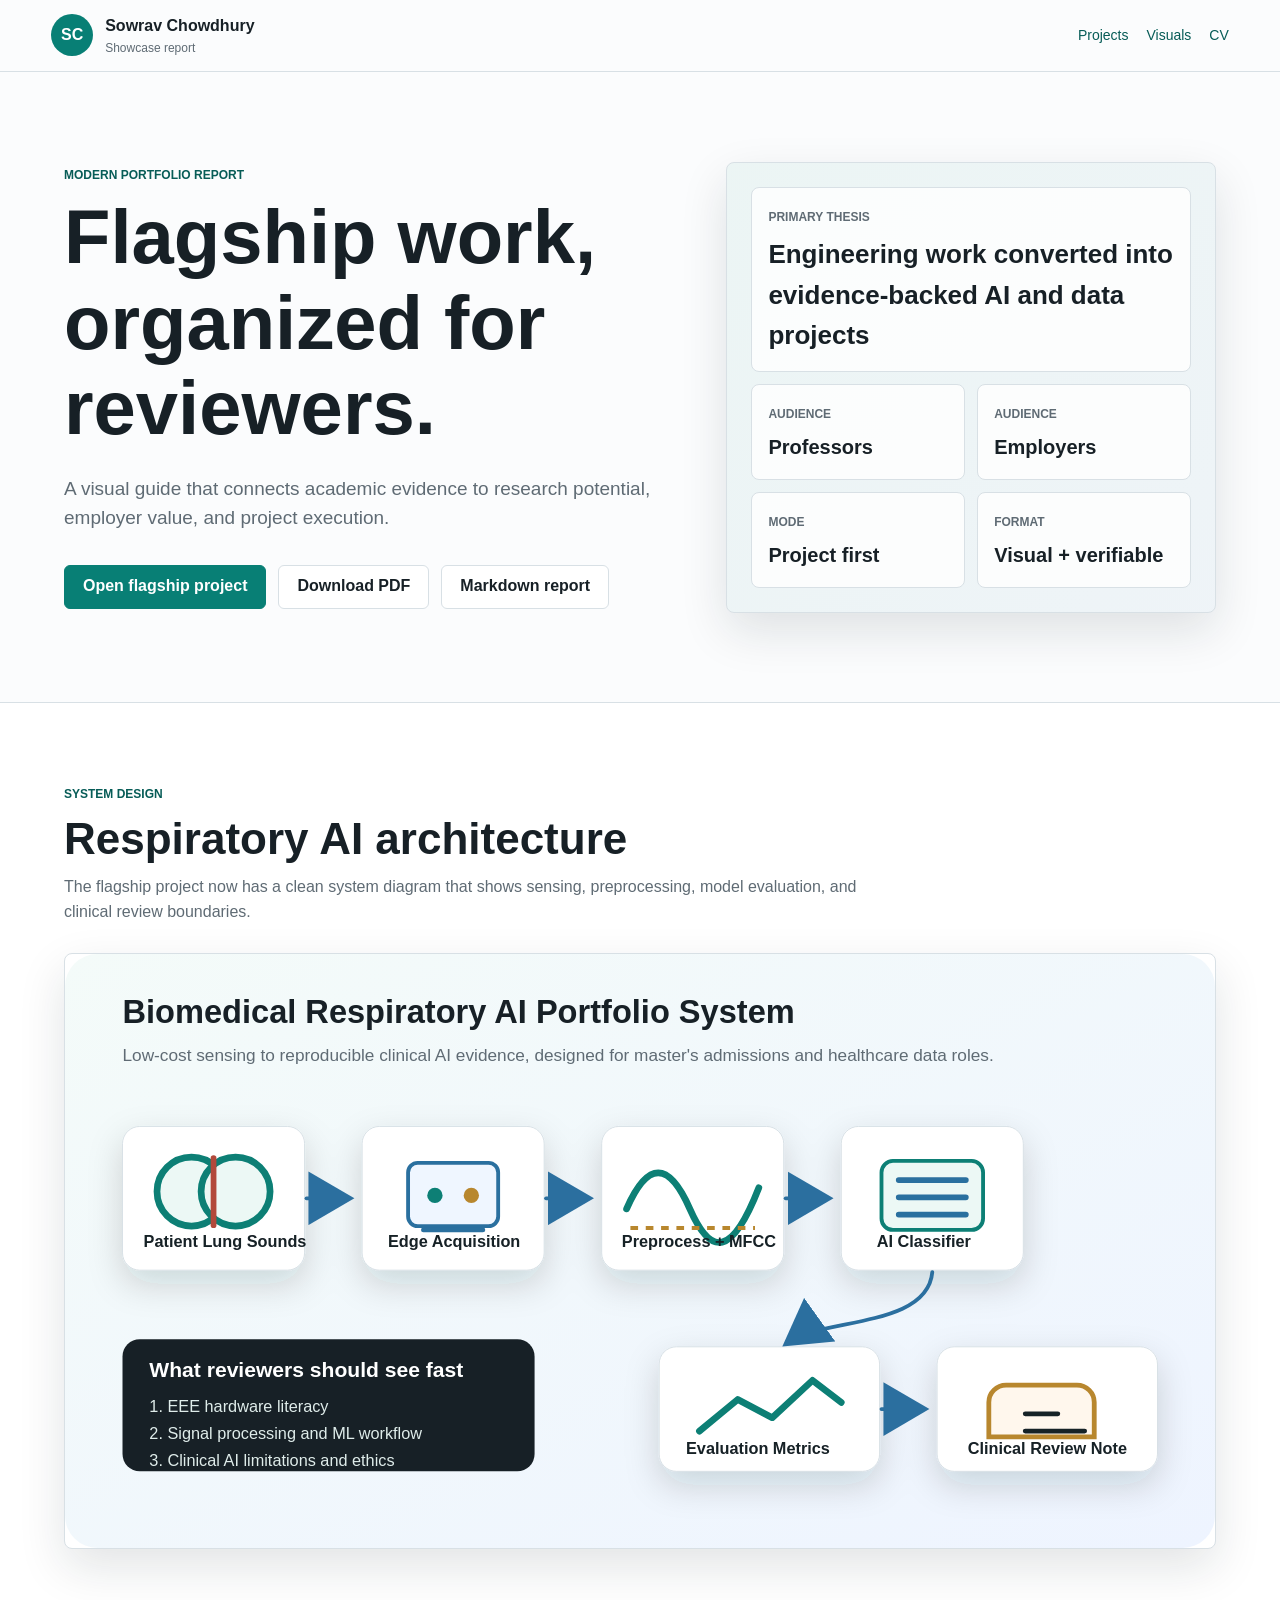
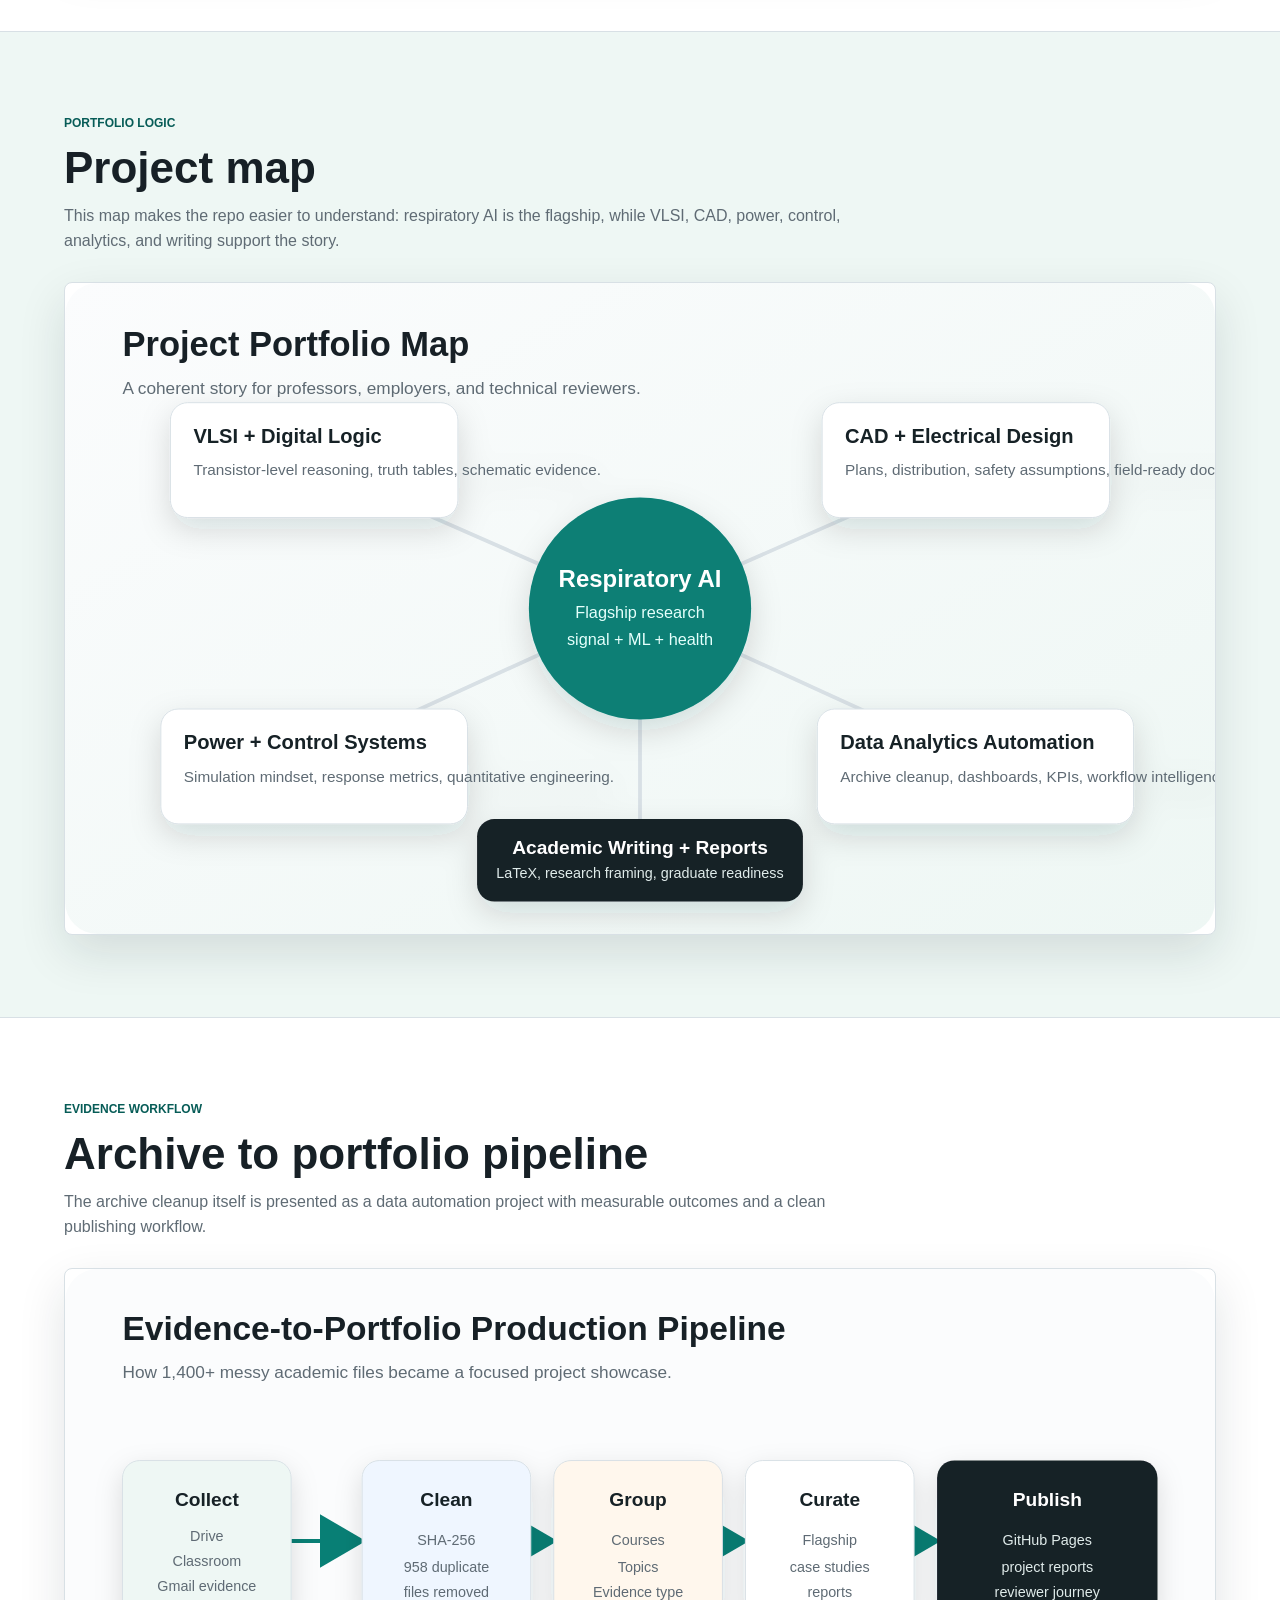
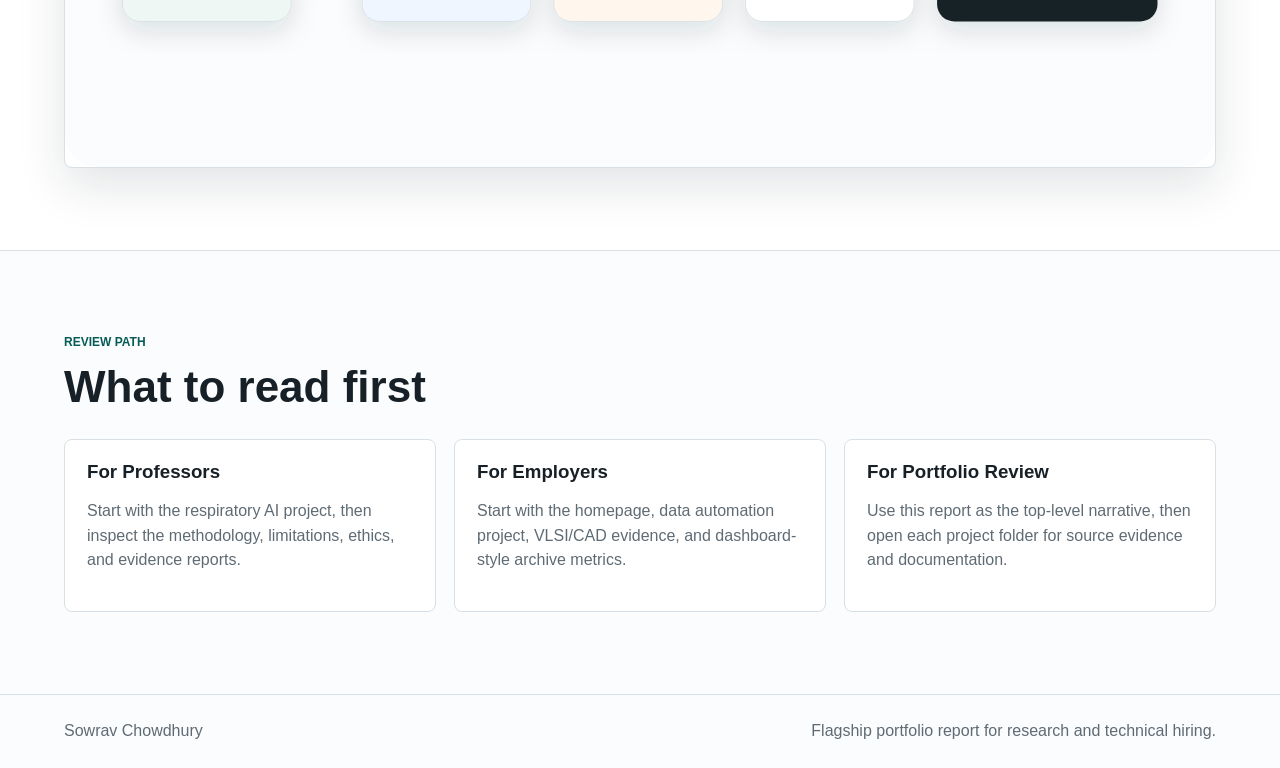
<file: reports/portfolio_showcase_report.html>
<!doctype html>
<html lang="en">
  <head>
    <meta charset="utf-8" />
    <meta name="viewport" content="width=device-width, initial-scale=1" />
    <title>Flagship Project Showcase Report | Sowrav Chowdhury</title>
    <link rel="stylesheet" href="../site_assets/styles.css" />
  </head>
  <body>
    <header class="topbar">
      <a class="brand" href="../index.html"><span class="brand-mark">SC</span><span><strong>Sowrav Chowdhury</strong><small>Showcase report</small></span></a>
      <nav class="nav"><a href="../index.html#projects">Projects</a><a href="../index.html#visuals">Visuals</a><a href="../00_profile_and_credentials/CV.pdf">CV</a></nav>
    </header>
    <main>
      <section class="hero report-hero">
        <div class="hero-copy">
          <p class="eyebrow">Modern portfolio report</p>
          <h1>Flagship work, organized for reviewers.</h1>
          <p class="lead">A visual guide that connects academic evidence to research potential, employer value, and project execution.</p>
          <div class="hero-actions">
            <a class="button primary" href="../01_respiratory_ai_and_digital_stethoscope/portfolio_project_biomedical_respiratory_ai/">Open flagship project</a>
            <a class="button" href="Sowrav_Chowdhury_Flagship_Project_Showcase.pdf">Download PDF</a>
            <a class="button" href="FLAGSHIP_PROJECT_SHOWCASE.md">Markdown report</a>
          </div>
        </div>
        <div class="hero-panel report-scorecard">
          <div class="signal-card main-signal"><span>Primary thesis</span><strong>Engineering work converted into evidence-backed AI and data projects</strong></div>
          <div class="signal-grid">
            <div class="signal-card"><span>Audience</span><strong>Professors</strong></div>
            <div class="signal-card"><span>Audience</span><strong>Employers</strong></div>
            <div class="signal-card"><span>Mode</span><strong>Project first</strong></div>
            <div class="signal-card"><span>Format</span><strong>Visual + verifiable</strong></div>
          </div>
        </div>
      </section>

      <section class="visual-showcase">
        <div class="section-head">
          <p class="eyebrow">System Design</p>
          <h2>Respiratory AI architecture</h2>
          <p>The flagship project now has a clean system diagram that shows sensing, preprocessing, model evaluation, and clinical review boundaries.</p>
        </div>
        <img class="wide-diagram" src="../site_assets/diagrams/respiratory_ai_system.svg" alt="Respiratory AI system architecture" />
      </section>

      <section class="visual-showcase alt">
        <div class="section-head">
          <p class="eyebrow">Portfolio Logic</p>
          <h2>Project map</h2>
          <p>This map makes the repo easier to understand: respiratory AI is the flagship, while VLSI, CAD, power, control, analytics, and writing support the story.</p>
        </div>
        <img class="wide-diagram" src="../site_assets/diagrams/portfolio_project_map.svg" alt="Portfolio project map" />
      </section>

      <section class="visual-showcase">
        <div class="section-head">
          <p class="eyebrow">Evidence Workflow</p>
          <h2>Archive to portfolio pipeline</h2>
          <p>The archive cleanup itself is presented as a data automation project with measurable outcomes and a clean publishing workflow.</p>
        </div>
        <img class="wide-diagram" src="../site_assets/diagrams/archive_to_portfolio_pipeline.svg" alt="Archive to portfolio pipeline" />
      </section>

      <section class="projects-section">
        <div class="section-head">
          <p class="eyebrow">Review Path</p>
          <h2>What to read first</h2>
        </div>
        <div class="proof-grid">
          <article><h3>For Professors</h3><p>Start with the respiratory AI project, then inspect the methodology, limitations, ethics, and evidence reports.</p></article>
          <article><h3>For Employers</h3><p>Start with the homepage, data automation project, VLSI/CAD evidence, and dashboard-style archive metrics.</p></article>
          <article><h3>For Portfolio Review</h3><p>Use this report as the top-level narrative, then open each project folder for source evidence and documentation.</p></article>
        </div>
      </section>
    </main>
    <footer class="footer"><span>Sowrav Chowdhury</span><span>Flagship portfolio report for research and technical hiring.</span></footer>
  </body>
</html>
</file>
<file: site_assets/styles.css>
:root {
  --ink: #172026;
  --muted: #5f6b74;
  --line: #d8e0e5;
  --paper: #fbfcfd;
  --band: #eef7f4;
  --teal: #087f75;
  --teal-dark: #075c57;
  --gold: #b8872f;
  --blue: #2b6f9f;
  --red: #b24a3b;
  --shadow: 0 18px 48px rgba(20, 36, 42, 0.12);
}

* {
  box-sizing: border-box;
}

html {
  scroll-behavior: smooth;
}

body {
  margin: 0;
  font-family: Arial, Helvetica, sans-serif;
  color: var(--ink);
  background: var(--paper);
  line-height: 1.55;
}

a {
  color: var(--teal-dark);
  text-decoration: none;
}

a:hover {
  text-decoration: underline;
}

.topbar {
  position: sticky;
  top: 0;
  z-index: 10;
  display: flex;
  align-items: center;
  justify-content: space-between;
  gap: 24px;
  min-height: 72px;
  padding: 12px clamp(18px, 4vw, 56px);
  background: rgba(251, 252, 253, 0.94);
  border-bottom: 1px solid var(--line);
  backdrop-filter: blur(16px);
}

.brand {
  display: inline-flex;
  align-items: center;
  gap: 12px;
  color: var(--ink);
}

.brand:hover {
  text-decoration: none;
}

.brand-mark {
  display: grid;
  place-items: center;
  width: 42px;
  height: 42px;
  border-radius: 50%;
  background: var(--teal);
  color: #fff;
  font-weight: 700;
}

.brand strong,
.brand small {
  display: block;
}

.brand small {
  color: var(--muted);
  font-size: 12px;
}

.nav {
  display: flex;
  align-items: center;
  gap: 18px;
  font-size: 14px;
}

.hero {
  display: grid;
  grid-template-columns: minmax(0, 1.1fr) minmax(320px, 0.9fr);
  gap: clamp(28px, 5vw, 72px);
  min-height: calc(100vh - 72px);
  padding: clamp(44px, 7vw, 92px) clamp(18px, 5vw, 72px);
  align-items: center;
  border-bottom: 1px solid var(--line);
}

.eyebrow {
  margin: 0 0 10px;
  color: var(--teal-dark);
  font-size: 12px;
  font-weight: 700;
  letter-spacing: 0;
  text-transform: uppercase;
}

h1,
h2,
h3 {
  line-height: 1.12;
  letter-spacing: 0;
}

h1 {
  margin: 0;
  max-width: 840px;
  font-size: clamp(40px, 7vw, 76px);
}

.lead {
  max-width: 760px;
  margin: 24px 0 0;
  color: var(--muted);
  font-size: 19px;
}

.hero-actions {
  display: flex;
  flex-wrap: wrap;
  gap: 12px;
  margin-top: 32px;
}

.button {
  display: inline-flex;
  align-items: center;
  justify-content: center;
  min-height: 44px;
  padding: 0 18px;
  border: 1px solid var(--line);
  border-radius: 6px;
  color: var(--ink);
  background: #fff;
  font-weight: 700;
}

.button.primary {
  color: #fff;
  background: var(--teal);
  border-color: var(--teal);
}

.button:hover {
  text-decoration: none;
  transform: translateY(-1px);
}

.hero-panel {
  padding: 24px;
  border: 1px solid var(--line);
  border-radius: 8px;
  background:
    linear-gradient(135deg, rgba(8, 127, 117, 0.08), rgba(43, 111, 159, 0.08)),
    #fff;
  box-shadow: var(--shadow);
}

.signal-grid {
  display: grid;
  grid-template-columns: 1fr 1fr;
  gap: 12px;
  margin-top: 12px;
}

.signal-card {
  padding: 16px;
  border: 1px solid var(--line);
  border-radius: 8px;
  background: rgba(255, 255, 255, 0.82);
}

.signal-card span,
.metric span,
.tag {
  color: var(--muted);
  font-size: 12px;
  font-weight: 700;
  text-transform: uppercase;
}

.signal-card strong {
  display: block;
  margin-top: 6px;
  font-size: 20px;
}

.main-signal strong {
  font-size: 26px;
}

.band,
.projects-section,
.roadmap,
.visual-showcase {
  padding: clamp(44px, 7vw, 82px) clamp(18px, 5vw, 72px);
}

.band {
  background: var(--band);
  border-bottom: 1px solid var(--line);
}

.section-head {
  max-width: 820px;
  margin-bottom: 28px;
}

.section-head h2 {
  margin: 0;
  font-size: clamp(28px, 4vw, 44px);
}

.section-head p:not(.eyebrow) {
  margin: 12px 0 0;
  color: var(--muted);
}

.proof-grid {
  display: grid;
  grid-template-columns: repeat(3, 1fr);
  gap: 18px;
}

.proof-grid article,
.project-card,
.chart-wrap,
.diagram-card {
  border: 1px solid var(--line);
  border-radius: 8px;
  background: #fff;
}

.visual-showcase {
  border-bottom: 1px solid var(--line);
  background: #fff;
}

.visual-showcase.alt {
  background: var(--band);
}

.diagram-grid {
  display: grid;
  grid-template-columns: repeat(2, minmax(0, 1fr));
  gap: 18px;
}

.diagram-card {
  display: grid;
  gap: 12px;
  padding: 14px;
  color: var(--ink);
  box-shadow: 0 10px 28px rgba(20, 36, 42, 0.08);
}

.diagram-card.large {
  grid-row: span 2;
}

.diagram-card:hover {
  text-decoration: none;
  border-color: var(--teal);
  transform: translateY(-2px);
}

.diagram-card img,
.wide-diagram {
  display: block;
  width: 100%;
  height: auto;
  border: 1px solid var(--line);
  border-radius: 8px;
  background: #fff;
}

.diagram-card span {
  color: var(--ink);
  font-weight: 700;
}

.wide-diagram {
  box-shadow: var(--shadow);
}

.report-hero {
  min-height: auto;
}

.report-scorecard {
  align-self: stretch;
}

.proof-grid article {
  padding: 22px;
}

.proof-grid h3,
.project-body h3,
.chart-wrap h3 {
  margin: 0 0 10px;
}

.proof-grid p,
.project-body p,
.project-body li {
  color: var(--muted);
}

.project-grid {
  display: grid;
  grid-template-columns: repeat(2, minmax(0, 1fr));
  gap: 20px;
}

.project-card {
  overflow: hidden;
  box-shadow: 0 10px 28px rgba(20, 36, 42, 0.08);
}

.project-card.flagship {
  grid-column: span 2;
  display: grid;
  grid-template-columns: minmax(260px, 0.8fr) minmax(0, 1.2fr);
}

.project-visual {
  min-height: 220px;
  background: #dfecea;
  position: relative;
  overflow: hidden;
}

.project-body {
  padding: 24px;
}

.project-body h3 {
  font-size: 25px;
}

.project-body ul {
  padding-left: 18px;
}

.links {
  display: flex;
  flex-wrap: wrap;
  gap: 10px;
  margin-top: 18px;
}

.links a {
  display: inline-flex;
  align-items: center;
  min-height: 36px;
  padding: 0 12px;
  border: 1px solid var(--line);
  border-radius: 6px;
  background: #fff;
  font-size: 13px;
  font-weight: 700;
}

.links a:hover {
  text-decoration: none;
  border-color: var(--teal);
}

.respiratory-visual {
  display: grid;
  place-items: center;
  background: #ecf8f5;
}

.respiratory-visual span {
  position: absolute;
  width: 38%;
  height: 56%;
  border: 9px solid var(--teal);
  border-radius: 48% 48% 42% 42%;
}

.respiratory-visual span:nth-child(1) {
  left: 16%;
  transform: rotate(-8deg);
}

.respiratory-visual span:nth-child(2) {
  right: 16%;
  transform: rotate(8deg);
}

.respiratory-visual span:nth-child(3) {
  width: 8px;
  height: 62%;
  border: 0;
  border-radius: 0;
  background: var(--red);
}

.respiratory-visual span:nth-child(4) {
  width: 70%;
  height: 3px;
  border: 0;
  border-radius: 0;
  background: var(--gold);
  box-shadow: 0 22px 0 var(--gold), 0 -22px 0 var(--gold);
}

.chip-visual {
  display: grid;
  grid-template-columns: repeat(3, 1fr);
  gap: 12px;
  padding: 44px;
  background: #eff6ff;
}

.chip-visual span {
  border: 3px solid var(--blue);
  background: rgba(43, 111, 159, 0.12);
}

.plan-visual {
  background: #fffaf0;
}

.plan-visual span {
  position: absolute;
  border: 4px solid var(--gold);
}

.plan-visual span:nth-child(1) { inset: 32px 38px; }
.plan-visual span:nth-child(2) { left: 70px; top: 32px; bottom: 32px; width: 4px; background: var(--gold); }
.plan-visual span:nth-child(3) { left: 38px; right: 38px; top: 104px; height: 4px; background: var(--gold); }
.plan-visual span:nth-child(4) { right: 82px; top: 68px; width: 38px; height: 38px; border-radius: 50%; }

.waveform-visual {
  display: grid;
  place-items: center;
  background: #f0fdf4;
}

.waveform-visual svg {
  width: 92%;
}

.waveform-visual path {
  fill: none;
  stroke: var(--teal);
  stroke-width: 8;
}

.waveform-visual path:nth-child(2) {
  stroke: var(--gold);
  stroke-width: 5;
}

.control-visual {
  display: flex;
  align-items: center;
  justify-content: center;
  gap: 12px;
  padding: 24px;
  background: #f8fafc;
}

.control-visual span {
  padding: 12px;
  border: 2px solid var(--blue);
  border-radius: 6px;
  background: #fff;
  font-weight: 700;
}

.control-visual i {
  width: 32px;
  height: 2px;
  background: var(--blue);
}

.dashboard-visual {
  display: flex;
  align-items: end;
  justify-content: center;
  gap: 14px;
  padding: 42px;
  background: #fff7ed;
}

.dashboard-visual span {
  width: 28px;
  background: var(--red);
  border-radius: 4px 4px 0 0;
}

.dashboard {
  display: grid;
  grid-template-columns: repeat(4, 1fr);
  gap: 14px;
}

.metric {
  padding: 18px;
  border: 1px solid var(--line);
  border-radius: 8px;
  background: #fff;
}

.metric strong {
  display: block;
  margin-top: 4px;
  font-size: 28px;
}

.chart-wrap {
  margin-top: 22px;
  padding: 22px;
}

.bar-chart {
  display: grid;
  gap: 10px;
}

.bar-row {
  display: grid;
  grid-template-columns: minmax(160px, 260px) 1fr 42px;
  gap: 10px;
  align-items: center;
  font-size: 13px;
}

.bar-track {
  height: 12px;
  border-radius: 999px;
  background: #e2e8f0;
  overflow: hidden;
}

.bar-fill {
  height: 100%;
  border-radius: 999px;
  background: linear-gradient(90deg, var(--teal), var(--blue));
}

.evidence-links {
  margin-top: 18px;
}

.steps {
  display: grid;
  grid-template-columns: repeat(4, 1fr);
  gap: 16px;
  padding: 0;
  list-style: none;
  counter-reset: step;
}

.steps li {
  counter-increment: step;
  padding: 20px;
  border: 1px solid var(--line);
  border-radius: 8px;
  background: #fff;
}

.steps li::before {
  content: counter(step);
  display: grid;
  place-items: center;
  width: 30px;
  height: 30px;
  margin-bottom: 12px;
  border-radius: 50%;
  background: var(--teal);
  color: #fff;
  font-weight: 700;
}

.steps strong {
  display: block;
  margin-bottom: 8px;
}

.footer {
  display: flex;
  justify-content: space-between;
  gap: 18px;
  padding: 24px clamp(18px, 5vw, 72px);
  color: var(--muted);
  border-top: 1px solid var(--line);
}

@media (max-width: 900px) {
  .topbar,
  .footer {
    align-items: flex-start;
    flex-direction: column;
  }

  .nav {
    flex-wrap: wrap;
  }

  .hero,
  .project-card.flagship,
  .project-grid,
  .proof-grid,
  .dashboard,
  .steps,
  .diagram-grid {
    grid-template-columns: 1fr;
  }

  .project-card.flagship {
    display: block;
  }
}

@media (max-width: 560px) {
  .signal-grid {
    grid-template-columns: 1fr;
  }

  .bar-row {
    grid-template-columns: 1fr;
  }
}
</file>
